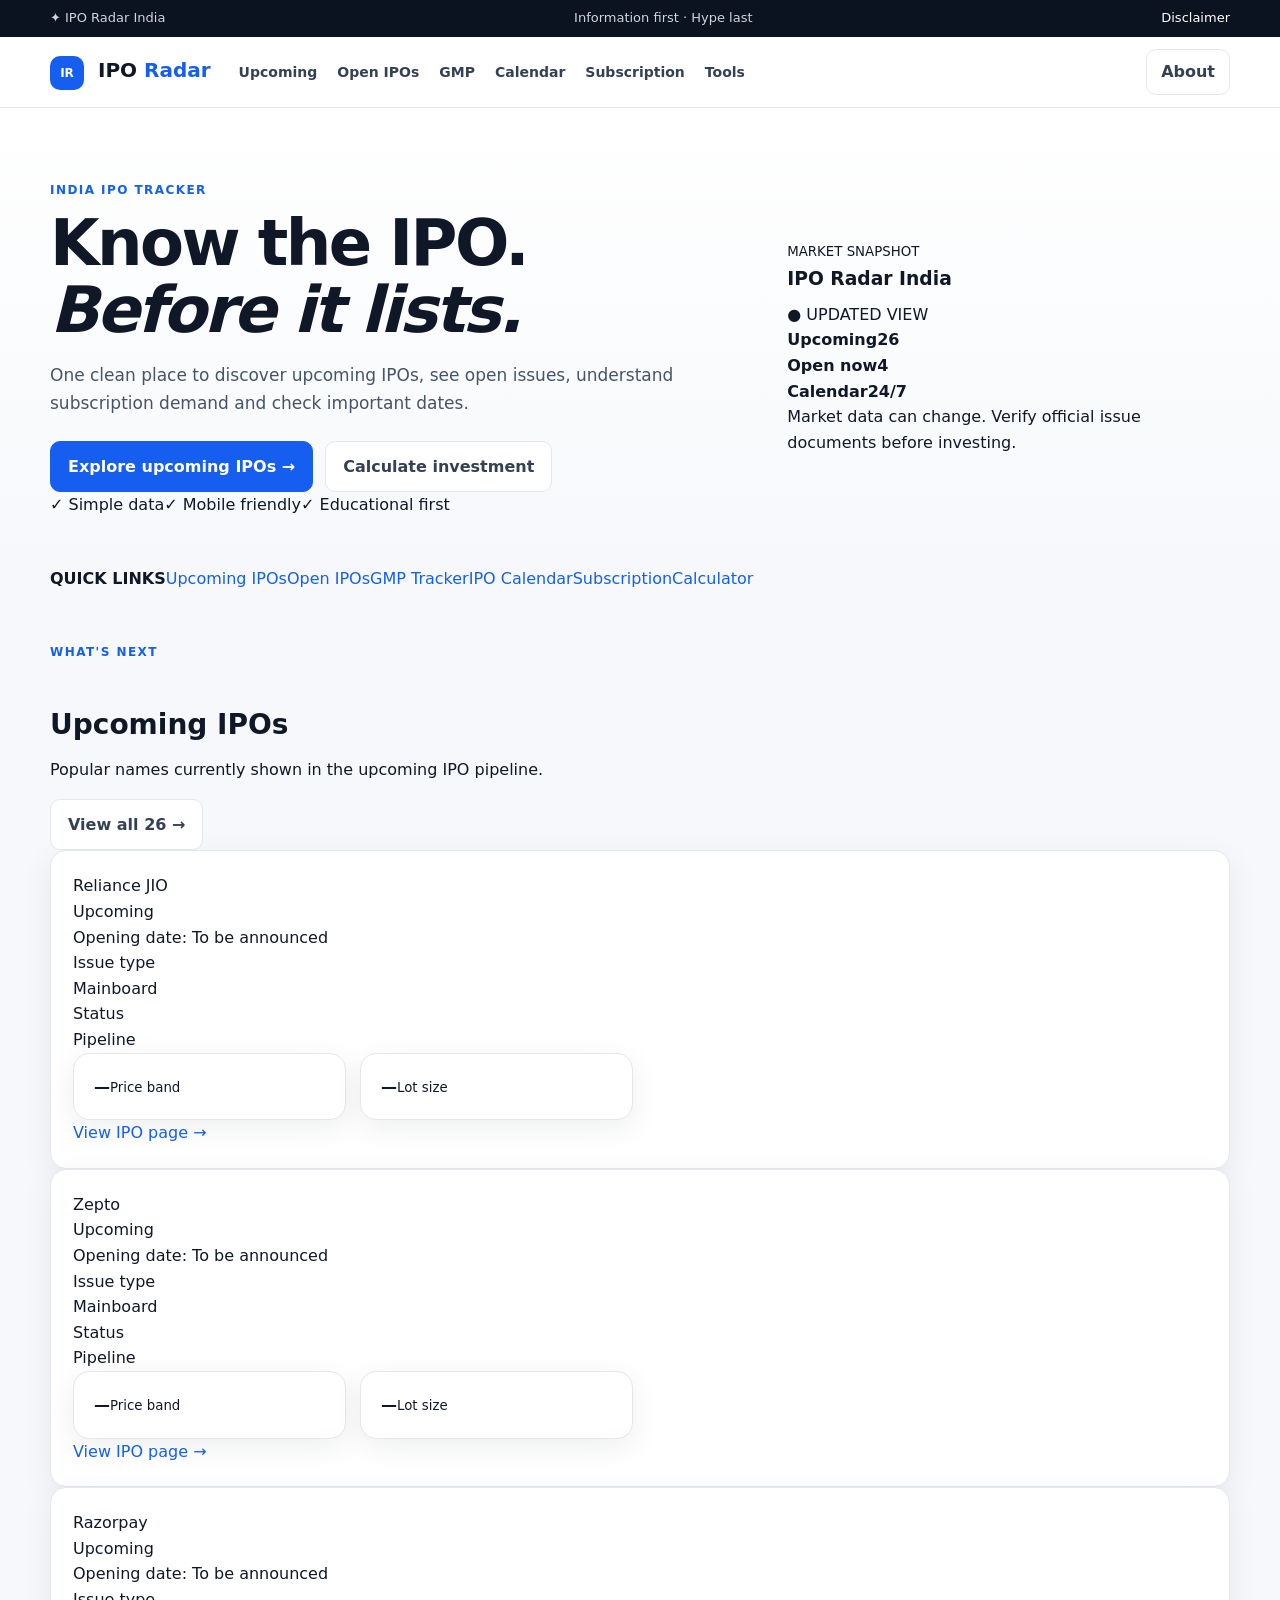
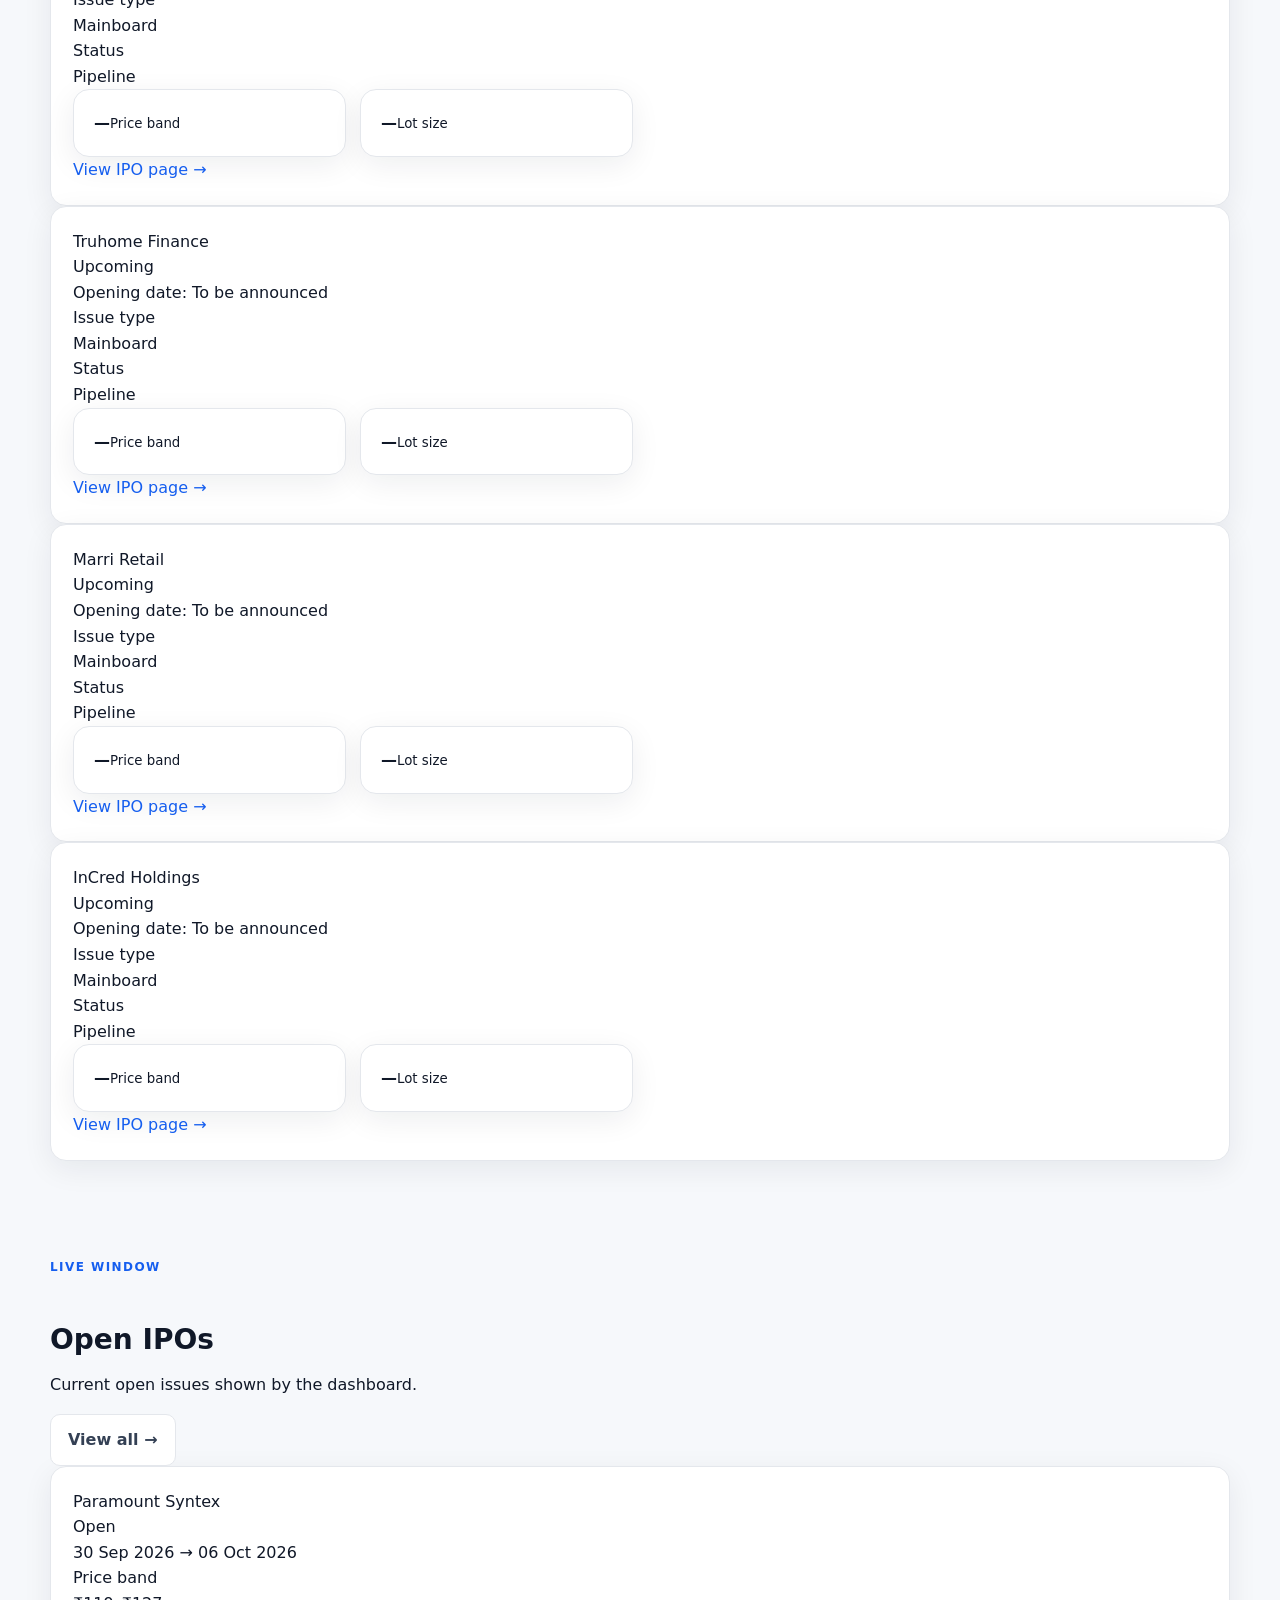
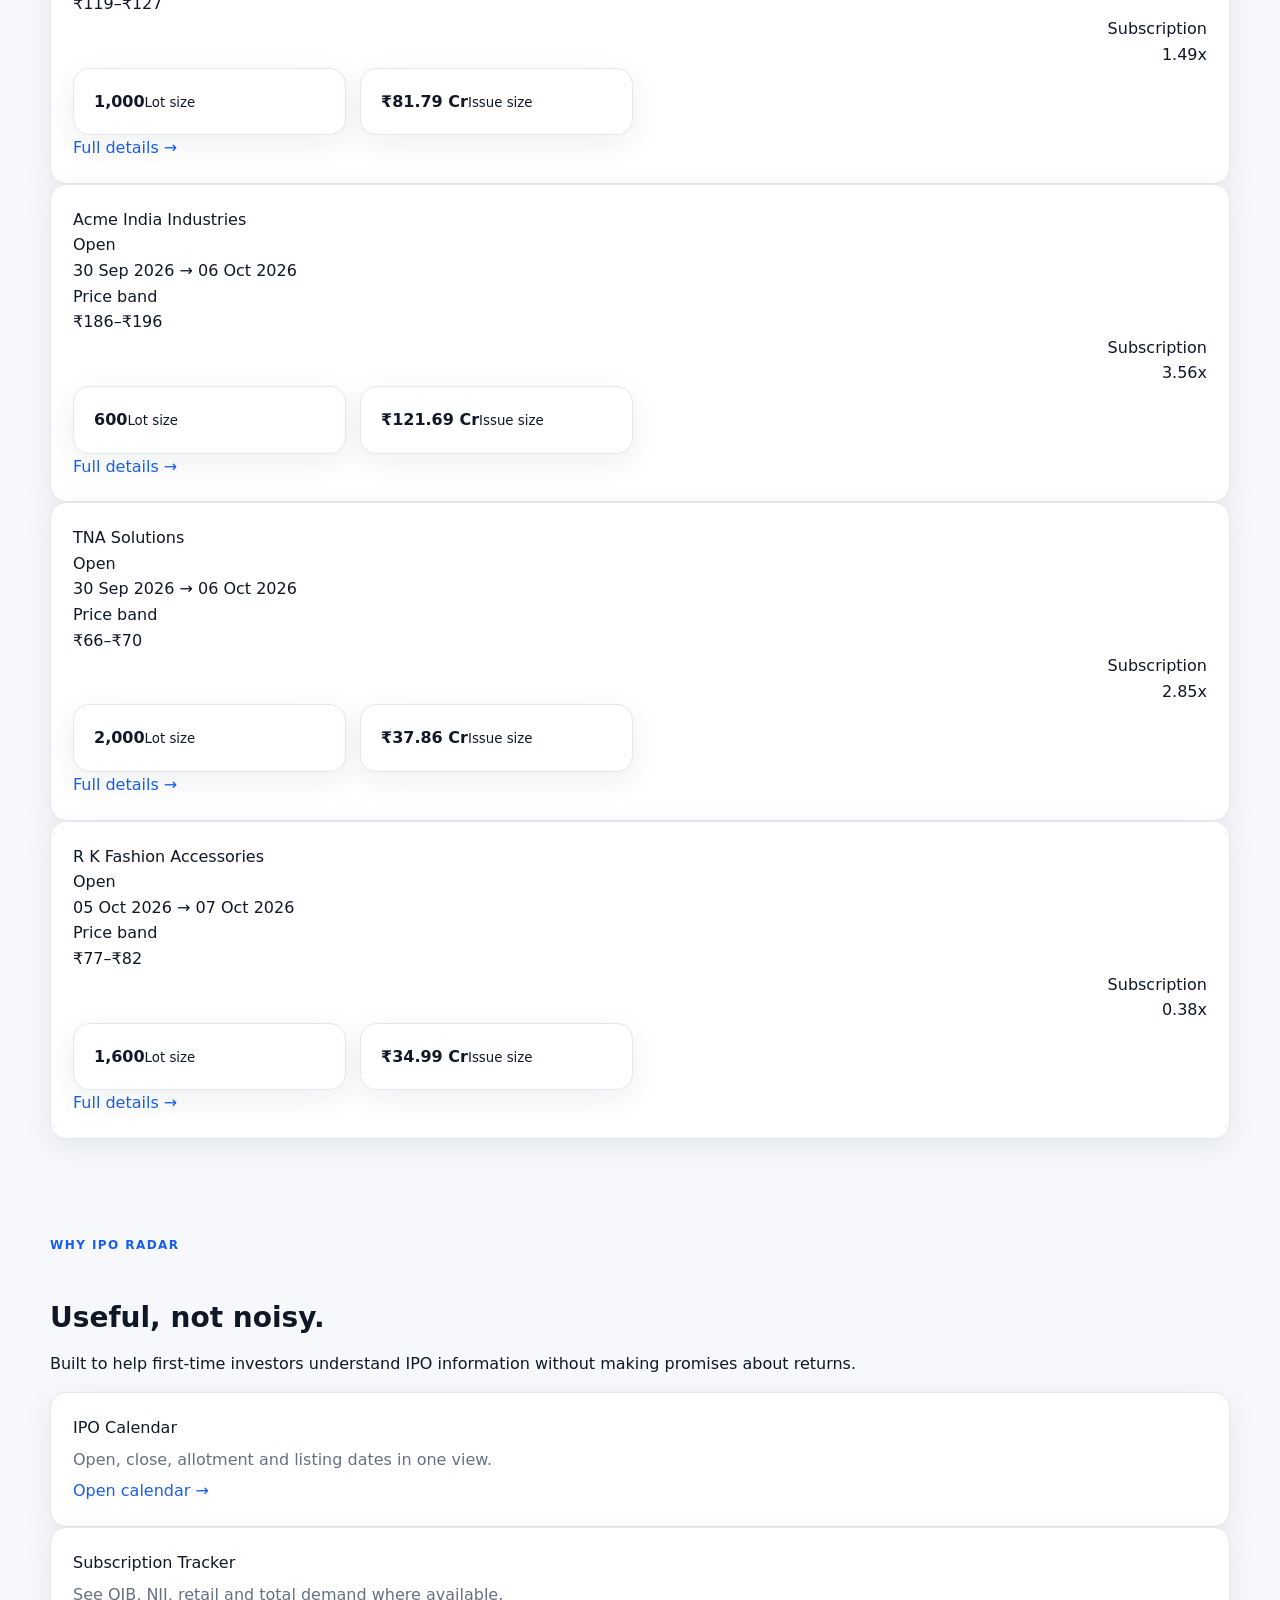
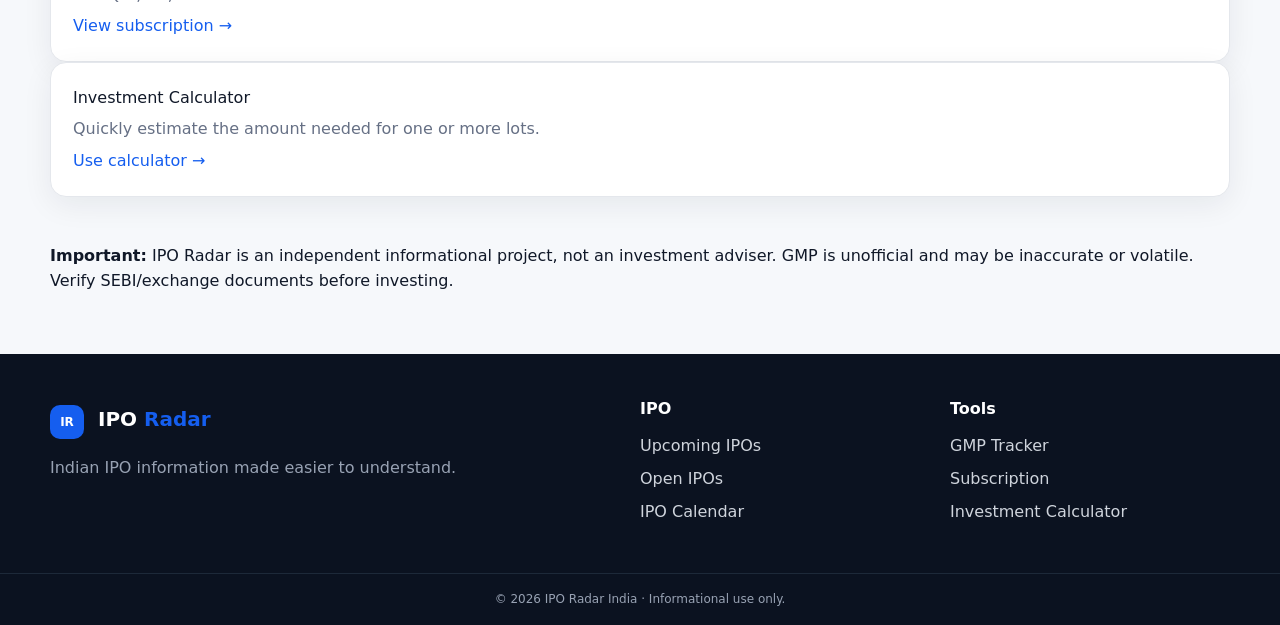
<file: index.html>
<!doctype html><html lang="en"><head>
<meta charset="utf-8"><meta name="viewport" content="width=device-width,initial-scale=1">
<title>IPO Radar India | Upcoming IPOs, GMP, Calendar &amp; Allotment</title><meta name="description" content="Track Indian IPOs with upcoming dates, open issues, GMP, subscription and simple investment tools."><meta name="robots" content="index,follow">
<link rel="canonical" href="https://YOUR-DOMAIN.example/"><link rel="icon" href="assets/favicon.svg">
<meta property="og:title" content="IPO Radar India | Upcoming IPOs, GMP, Calendar &amp; Allotment"><meta property="og:description" content="Track Indian IPOs with upcoming dates, open issues, GMP, subscription and simple investment tools."><meta property="og:type" content="website">
<link rel="stylesheet" href="styles.css"></head><div class="notice"><div class="wrap"><span>✦ IPO Radar India</span><span>Information first · Hype last</span><a href="disclaimer.html">Disclaimer</a></div></div>
<header><div class="wrap nav"><a class="logo" href="index.html"><span>IR</span> IPO <b>Radar</b></a><nav><a href="upcoming-ipos.html">Upcoming</a><a href="open-ipos.html">Open IPOs</a><a href="gmp.html">GMP</a><a href="ipo-calendar.html">Calendar</a><a href="subscription.html">Subscription</a><a href="tools.html">Tools</a></nav><a class="nav-cta" href="about.html">About</a></div></header><main>
<section class="hero"><div class="wrap hero-grid"><div><span class="eyebrow"><span class="dot"></span> INDIA IPO TRACKER</span><h1>Know the IPO.<br><em>Before it lists.</em></h1><p>One clean place to discover upcoming IPOs, see open issues, understand subscription demand and check important dates.</p><div class="actions"><a class="btn primary" href="upcoming-ipos.html">Explore upcoming IPOs →</a><a class="btn secondary" href="tools.html">Calculate investment</a></div><div class="trust"><span>✓ Simple data</span><span>✓ Mobile friendly</span><span>✓ Educational first</span></div></div>
<div class="snapshot"><div class="snapshot-top"><div><small>MARKET SNAPSHOT</small><h3>IPO Radar India</h3></div><span class="live">● UPDATED VIEW</span></div><div class="numbers"><div><b>Upcoming</b><strong>26</strong></div><div><b>Open now</b><strong>4</strong></div><div><b>Calendar</b><strong>24/7</strong></div></div><div class="bars"><i style="height:32%"></i><i style="height:50%"></i><i style="height:42%"></i><i style="height:65%"></i><i style="height:58%"></i><i style="height:82%"></i><i style="height:74%"></i><i style="height:96%"></i></div><div class="snapshot-foot">Market data can change. Verify official issue documents before investing.</div></div></div></section>
<div class="strip"><div class="wrap"><b>QUICK LINKS</b><a href="upcoming-ipos.html">Upcoming IPOs</a><a href="open-ipos.html">Open IPOs</a><a href="gmp.html">GMP Tracker</a><a href="ipo-calendar.html">IPO Calendar</a><a href="subscription.html">Subscription</a><a href="tools.html">Calculator</a></div></div>
<section class="section"><div class="wrap"><div class="head"><div><span class="eyebrow">WHAT'S NEXT</span><h2>Upcoming IPOs</h2><p>Popular names currently shown in the upcoming IPO pipeline.</p></div><a class="btn secondary" href="upcoming-ipos.html">View all 26 →</a></div><div class="grid"><article class="card"><div class="top"><div class="company">Reliance JIO</div><span class="tag">Upcoming</span></div><div class="dates">Opening date: To be announced</div><div class="price-row"><div><span class="label">Issue type</span><div class="price">Mainboard</div></div><div><span class="label">Status</span><div class="gmp">Pipeline</div></div></div><div class="stats"><div class="stat"><b>—</b><small>Price band</small></div><div class="stat"><b>—</b><small>Lot size</small></div></div><a class="link" href="ipo/reliance-jio.html">View IPO page <span>→</span></a></article><article class="card"><div class="top"><div class="company">Zepto</div><span class="tag">Upcoming</span></div><div class="dates">Opening date: To be announced</div><div class="price-row"><div><span class="label">Issue type</span><div class="price">Mainboard</div></div><div><span class="label">Status</span><div class="gmp">Pipeline</div></div></div><div class="stats"><div class="stat"><b>—</b><small>Price band</small></div><div class="stat"><b>—</b><small>Lot size</small></div></div><a class="link" href="ipo/zepto.html">View IPO page <span>→</span></a></article><article class="card"><div class="top"><div class="company">Razorpay</div><span class="tag">Upcoming</span></div><div class="dates">Opening date: To be announced</div><div class="price-row"><div><span class="label">Issue type</span><div class="price">Mainboard</div></div><div><span class="label">Status</span><div class="gmp">Pipeline</div></div></div><div class="stats"><div class="stat"><b>—</b><small>Price band</small></div><div class="stat"><b>—</b><small>Lot size</small></div></div><a class="link" href="ipo/razorpay.html">View IPO page <span>→</span></a></article><article class="card"><div class="top"><div class="company">Truhome Finance</div><span class="tag">Upcoming</span></div><div class="dates">Opening date: To be announced</div><div class="price-row"><div><span class="label">Issue type</span><div class="price">Mainboard</div></div><div><span class="label">Status</span><div class="gmp">Pipeline</div></div></div><div class="stats"><div class="stat"><b>—</b><small>Price band</small></div><div class="stat"><b>—</b><small>Lot size</small></div></div><a class="link" href="ipo/truhome-finance.html">View IPO page <span>→</span></a></article><article class="card"><div class="top"><div class="company">Marri Retail</div><span class="tag">Upcoming</span></div><div class="dates">Opening date: To be announced</div><div class="price-row"><div><span class="label">Issue type</span><div class="price">Mainboard</div></div><div><span class="label">Status</span><div class="gmp">Pipeline</div></div></div><div class="stats"><div class="stat"><b>—</b><small>Price band</small></div><div class="stat"><b>—</b><small>Lot size</small></div></div><a class="link" href="ipo/marri-retail.html">View IPO page <span>→</span></a></article><article class="card"><div class="top"><div class="company">InCred Holdings</div><span class="tag">Upcoming</span></div><div class="dates">Opening date: To be announced</div><div class="price-row"><div><span class="label">Issue type</span><div class="price">Mainboard</div></div><div><span class="label">Status</span><div class="gmp">Pipeline</div></div></div><div class="stats"><div class="stat"><b>—</b><small>Price band</small></div><div class="stat"><b>—</b><small>Lot size</small></div></div><a class="link" href="ipo/incred-holdings.html">View IPO page <span>→</span></a></article></div></div></section>
<section class="section dark"><div class="wrap"><div class="head"><div><span class="eyebrow">LIVE WINDOW</span><h2>Open IPOs</h2><p>Current open issues shown by the dashboard.</p></div><a class="btn secondary" href="open-ipos.html">View all →</a></div><div class="grid"><article class="card"><div class="top"><div class="company">Paramount Syntex</div><span class="tag green">Open</span></div><div class="dates">30 Sep 2026 → 06 Oct 2026</div><div class="price-row"><div><span class="label">Price band</span><div class="price">₹119–₹127</div></div><div style="text-align:right"><span class="label">Subscription</span><div class="gmp">1.49x</div></div></div><div class="stats"><div class="stat"><b>1,000</b><small>Lot size</small></div><div class="stat"><b>₹81.79 Cr</b><small>Issue size</small></div></div><a class="link" href="ipo/paramount-syntex.html">Full details <span>→</span></a></article><article class="card"><div class="top"><div class="company">Acme India Industries</div><span class="tag green">Open</span></div><div class="dates">30 Sep 2026 → 06 Oct 2026</div><div class="price-row"><div><span class="label">Price band</span><div class="price">₹186–₹196</div></div><div style="text-align:right"><span class="label">Subscription</span><div class="gmp">3.56x</div></div></div><div class="stats"><div class="stat"><b>600</b><small>Lot size</small></div><div class="stat"><b>₹121.69 Cr</b><small>Issue size</small></div></div><a class="link" href="ipo/acme-india-industries.html">Full details <span>→</span></a></article><article class="card"><div class="top"><div class="company">TNA Solutions</div><span class="tag green">Open</span></div><div class="dates">30 Sep 2026 → 06 Oct 2026</div><div class="price-row"><div><span class="label">Price band</span><div class="price">₹66–₹70</div></div><div style="text-align:right"><span class="label">Subscription</span><div class="gmp">2.85x</div></div></div><div class="stats"><div class="stat"><b>2,000</b><small>Lot size</small></div><div class="stat"><b>₹37.86 Cr</b><small>Issue size</small></div></div><a class="link" href="ipo/tna-solutions.html">Full details <span>→</span></a></article><article class="card"><div class="top"><div class="company">R K Fashion Accessories</div><span class="tag green">Open</span></div><div class="dates">05 Oct 2026 → 07 Oct 2026</div><div class="price-row"><div><span class="label">Price band</span><div class="price">₹77–₹82</div></div><div style="text-align:right"><span class="label">Subscription</span><div class="gmp">0.38x</div></div></div><div class="stats"><div class="stat"><b>1,600</b><small>Lot size</small></div><div class="stat"><b>₹34.99 Cr</b><small>Issue size</small></div></div><a class="link" href="ipo/r-k-fashion-accessories.html">Full details <span>→</span></a></article></div></div></section>
<section class="section"><div class="wrap"><div class="head"><div><span class="eyebrow">WHY IPO RADAR</span><h2>Useful, not noisy.</h2><p>Built to help first-time investors understand IPO information without making promises about returns.</p></div></div><div class="grid"><div class="card"><div class="company">IPO Calendar</div><p class="dates">Open, close, allotment and listing dates in one view.</p><a class="link" href="ipo-calendar.html">Open calendar →</a></div><div class="card"><div class="company">Subscription Tracker</div><p class="dates">See QIB, NII, retail and total demand where available.</p><a class="link" href="subscription.html">View subscription →</a></div><div class="card"><div class="company">Investment Calculator</div><p class="dates">Quickly estimate the amount needed for one or more lots.</p><a class="link" href="tools.html">Use calculator →</a></div></div></div></section>
<section class="disclaimer"><div class="wrap"><strong>Important:</strong> IPO Radar is an independent informational project, not an investment adviser. GMP is unofficial and may be inaccurate or volatile. Verify SEBI/exchange documents before investing.</div></section>
</main><footer><div class="wrap foot"><div><a class="logo" href="index.html"><span>IR</span> IPO <b>Radar</b></a><p>Indian IPO information made easier to understand.</p></div><div><strong>IPO</strong><a href="upcoming-ipos.html">Upcoming IPOs</a><a href="open-ipos.html">Open IPOs</a><a href="ipo-calendar.html">IPO Calendar</a></div><div><strong>Tools</strong><a href="gmp.html">GMP Tracker</a><a href="subscription.html">Subscription</a><a href="tools.html">Investment Calculator</a></div></div><div class="copy">© 2026 IPO Radar India · Informational use only.</div></footer>
</file>
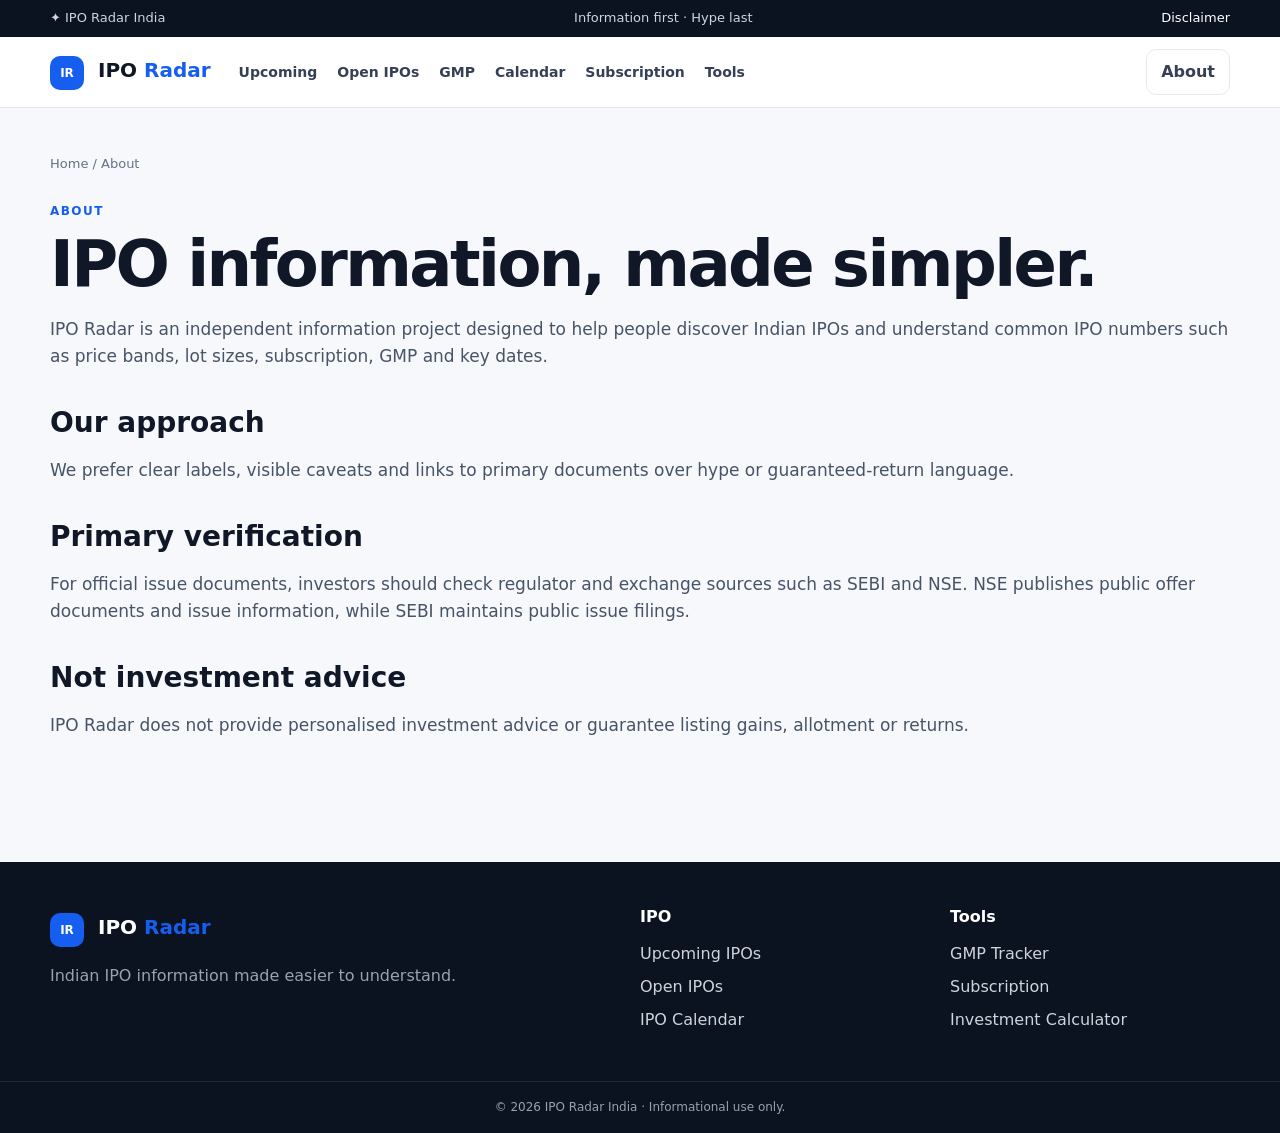
<file: about.html>
<!doctype html><html lang="en"><head>
<meta charset="utf-8"><meta name="viewport" content="width=device-width,initial-scale=1">
<title>About IPO Radar India | IPO Information Website</title><meta name="description" content="About IPO Radar India and its goal of making IPO information easier to understand."><meta name="robots" content="index,follow">
<link rel="canonical" href="https://YOUR-DOMAIN.example/"><link rel="icon" href="assets/favicon.svg">
<meta property="og:title" content="About IPO Radar India | IPO Information Website"><meta property="og:description" content="About IPO Radar India and its goal of making IPO information easier to understand."><meta property="og:type" content="website">
<link rel="stylesheet" href="styles.css"></head><div class="notice"><div class="wrap"><span>✦ IPO Radar India</span><span>Information first · Hype last</span><a href="disclaimer.html">Disclaimer</a></div></div>
<header><div class="wrap nav"><a class="logo" href="index.html"><span>IR</span> IPO <b>Radar</b></a><nav><a href="upcoming-ipos.html">Upcoming</a><a href="open-ipos.html">Open IPOs</a><a href="gmp.html">GMP</a><a href="ipo-calendar.html">Calendar</a><a href="subscription.html">Subscription</a><a href="tools.html">Tools</a></nav><a class="nav-cta" href="about.html">About</a></div></header><main><section class="content"><div class="wrap"><div class="crumb">Home / About</div><span class="eyebrow">ABOUT</span><h1>IPO information, made simpler.</h1><p>IPO Radar is an independent information project designed to help people discover Indian IPOs and understand common IPO numbers such as price bands, lot sizes, subscription, GMP and key dates.</p><h2>Our approach</h2><p>We prefer clear labels, visible caveats and links to primary documents over hype or guaranteed-return language.</p><h2>Primary verification</h2><p>For official issue documents, investors should check regulator and exchange sources such as SEBI and NSE. NSE publishes public offer documents and issue information, while SEBI maintains public issue filings.</p><h2>Not investment advice</h2><p>IPO Radar does not provide personalised investment advice or guarantee listing gains, allotment or returns.</p></div></section></main><footer><div class="wrap foot"><div><a class="logo" href="index.html"><span>IR</span> IPO <b>Radar</b></a><p>Indian IPO information made easier to understand.</p></div><div><strong>IPO</strong><a href="upcoming-ipos.html">Upcoming IPOs</a><a href="open-ipos.html">Open IPOs</a><a href="ipo-calendar.html">IPO Calendar</a></div><div><strong>Tools</strong><a href="gmp.html">GMP Tracker</a><a href="subscription.html">Subscription</a><a href="tools.html">Investment Calculator</a></div></div><div class="copy">© 2026 IPO Radar India · Informational use only.</div></footer>
</file>
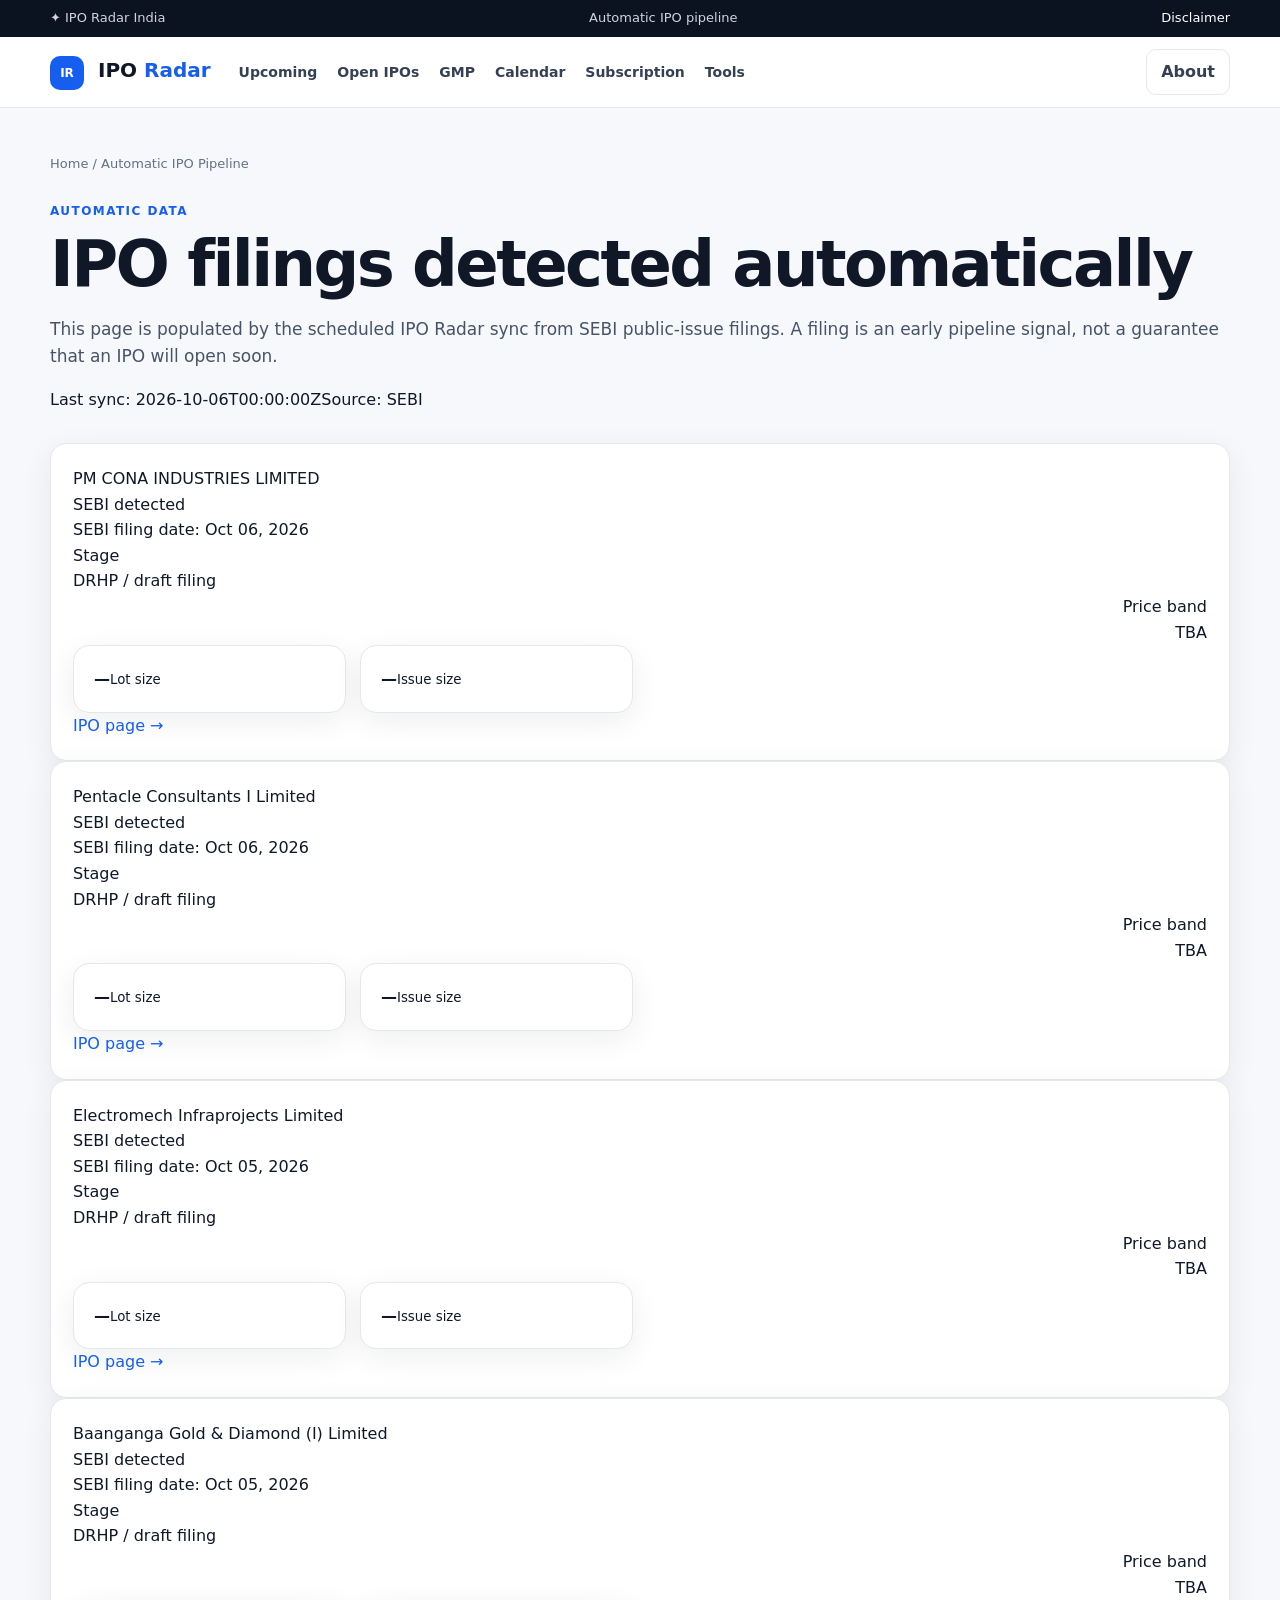
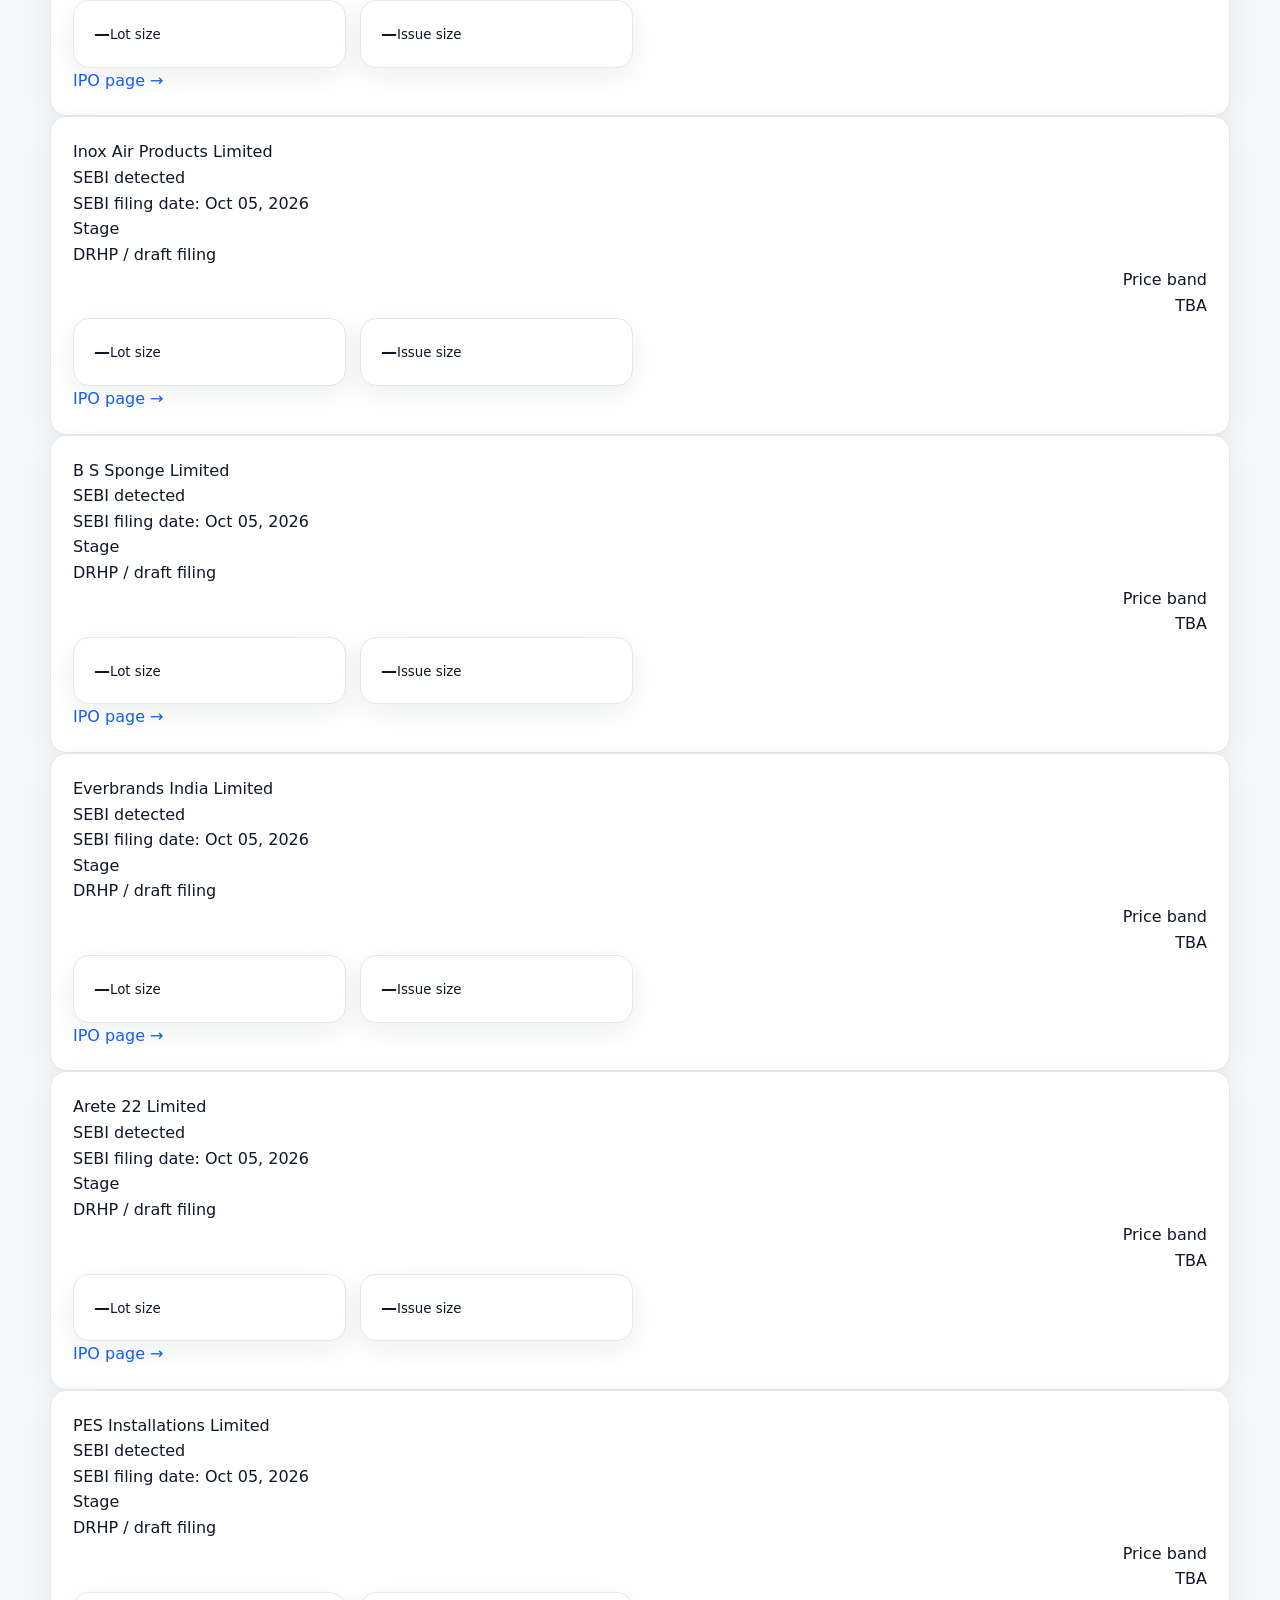
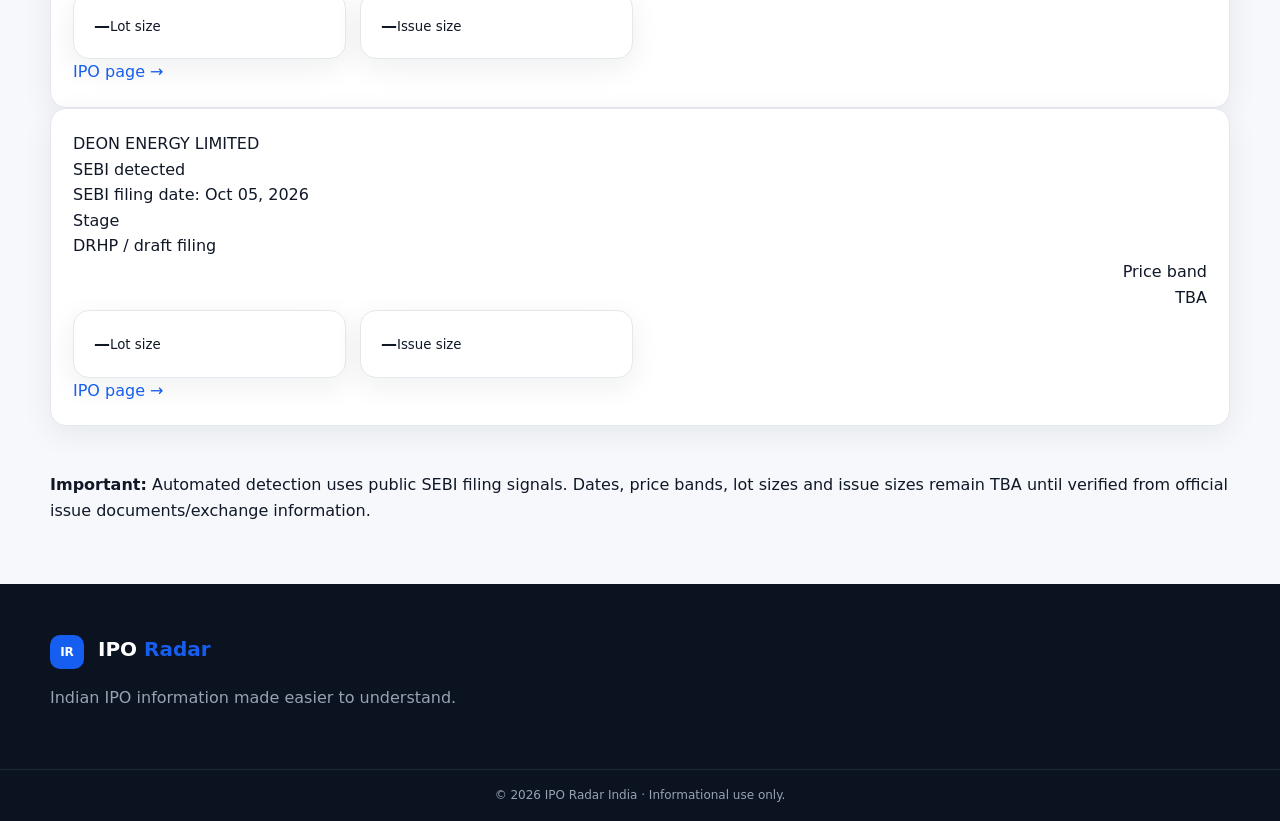
<file: auto-ipo-pipeline.html>
<!doctype html><html lang="en"><head><meta charset="utf-8"><meta name="viewport" content="width=device-width,initial-scale=1"><title>Automatically Detected IPO Filings | IPO Radar</title><meta name="description" content="IPO Radar automatic pipeline based on SEBI public-issue filing detections."><meta name="robots" content="index,follow"><link rel="canonical" href="https://YOUR-DOMAIN.example/auto-ipo-pipeline.html"><link rel="stylesheet" href="styles.css"></head><body><div class="notice"><div class="wrap"><span>✦ IPO Radar India</span><span>Automatic IPO pipeline</span><a href="disclaimer.html">Disclaimer</a></div></div><header><div class="wrap nav"><a class="logo" href="index.html"><span>IR</span> IPO <b>Radar</b></a><nav><a href="upcoming-ipos.html">Upcoming</a><a href="open-ipos.html">Open IPOs</a><a href="gmp.html">GMP</a><a href="ipo-calendar.html">Calendar</a><a href="subscription.html">Subscription</a><a href="tools.html">Tools</a></nav><a class="nav-cta" href="about.html">About</a></div></header><main><section class="content"><div class="wrap"><div class="crumb">Home / Automatic IPO Pipeline</div><span class="eyebrow">AUTOMATIC DATA</span><h1>IPO filings detected automatically</h1><p>This page is populated by the scheduled IPO Radar sync from SEBI public-issue filings. A filing is an early pipeline signal, not a guarantee that an IPO will open soon.</p><div class="meta"><span class="pill">Last sync: 2026-10-06T00:00:00Z</span><span class="pill">Source: SEBI</span></div><div class="grid" style="margin-top:30px"><article class="card"><div class="top"><div class="company">PM CONA INDUSTRIES LIMITED</div><span class="tag">SEBI detected</span></div><div class="dates">SEBI filing date: Oct 06, 2026</div><div class="price-row"><div><span class="label">Stage</span><div class="price">DRHP / draft filing</div></div><div style="text-align:right"><span class="label">Price band</span><div class="gmp">TBA</div></div></div><div class="stats"><div class="stat"><b>—</b><small>Lot size</small></div><div class="stat"><b>—</b><small>Issue size</small></div></div><a class="link" href="ipo/pm-cona-industries.html">IPO page <span>→</span></a></article><article class="card"><div class="top"><div class="company">Pentacle Consultants I Limited</div><span class="tag">SEBI detected</span></div><div class="dates">SEBI filing date: Oct 06, 2026</div><div class="price-row"><div><span class="label">Stage</span><div class="price">DRHP / draft filing</div></div><div style="text-align:right"><span class="label">Price band</span><div class="gmp">TBA</div></div></div><div class="stats"><div class="stat"><b>—</b><small>Lot size</small></div><div class="stat"><b>—</b><small>Issue size</small></div></div><a class="link" href="ipo/pentacle-consultants-i.html">IPO page <span>→</span></a></article><article class="card"><div class="top"><div class="company">Electromech Infraprojects Limited</div><span class="tag">SEBI detected</span></div><div class="dates">SEBI filing date: Oct 05, 2026</div><div class="price-row"><div><span class="label">Stage</span><div class="price">DRHP / draft filing</div></div><div style="text-align:right"><span class="label">Price band</span><div class="gmp">TBA</div></div></div><div class="stats"><div class="stat"><b>—</b><small>Lot size</small></div><div class="stat"><b>—</b><small>Issue size</small></div></div><a class="link" href="ipo/electromech-infraprojects.html">IPO page <span>→</span></a></article><article class="card"><div class="top"><div class="company">Baanganga Gold &amp; Diamond (I) Limited</div><span class="tag">SEBI detected</span></div><div class="dates">SEBI filing date: Oct 05, 2026</div><div class="price-row"><div><span class="label">Stage</span><div class="price">DRHP / draft filing</div></div><div style="text-align:right"><span class="label">Price band</span><div class="gmp">TBA</div></div></div><div class="stats"><div class="stat"><b>—</b><small>Lot size</small></div><div class="stat"><b>—</b><small>Issue size</small></div></div><a class="link" href="ipo/baanganga-gold-diamond.html">IPO page <span>→</span></a></article><article class="card"><div class="top"><div class="company">Inox Air Products Limited</div><span class="tag">SEBI detected</span></div><div class="dates">SEBI filing date: Oct 05, 2026</div><div class="price-row"><div><span class="label">Stage</span><div class="price">DRHP / draft filing</div></div><div style="text-align:right"><span class="label">Price band</span><div class="gmp">TBA</div></div></div><div class="stats"><div class="stat"><b>—</b><small>Lot size</small></div><div class="stat"><b>—</b><small>Issue size</small></div></div><a class="link" href="ipo/inox-air-products.html">IPO page <span>→</span></a></article><article class="card"><div class="top"><div class="company">B S Sponge Limited</div><span class="tag">SEBI detected</span></div><div class="dates">SEBI filing date: Oct 05, 2026</div><div class="price-row"><div><span class="label">Stage</span><div class="price">DRHP / draft filing</div></div><div style="text-align:right"><span class="label">Price band</span><div class="gmp">TBA</div></div></div><div class="stats"><div class="stat"><b>—</b><small>Lot size</small></div><div class="stat"><b>—</b><small>Issue size</small></div></div><a class="link" href="ipo/b-s-sponge.html">IPO page <span>→</span></a></article><article class="card"><div class="top"><div class="company">Everbrands India Limited</div><span class="tag">SEBI detected</span></div><div class="dates">SEBI filing date: Oct 05, 2026</div><div class="price-row"><div><span class="label">Stage</span><div class="price">DRHP / draft filing</div></div><div style="text-align:right"><span class="label">Price band</span><div class="gmp">TBA</div></div></div><div class="stats"><div class="stat"><b>—</b><small>Lot size</small></div><div class="stat"><b>—</b><small>Issue size</small></div></div><a class="link" href="ipo/everbrands-india.html">IPO page <span>→</span></a></article><article class="card"><div class="top"><div class="company">Arete 22 Limited</div><span class="tag">SEBI detected</span></div><div class="dates">SEBI filing date: Oct 05, 2026</div><div class="price-row"><div><span class="label">Stage</span><div class="price">DRHP / draft filing</div></div><div style="text-align:right"><span class="label">Price band</span><div class="gmp">TBA</div></div></div><div class="stats"><div class="stat"><b>—</b><small>Lot size</small></div><div class="stat"><b>—</b><small>Issue size</small></div></div><a class="link" href="ipo/arete-22.html">IPO page <span>→</span></a></article><article class="card"><div class="top"><div class="company">PES Installations Limited</div><span class="tag">SEBI detected</span></div><div class="dates">SEBI filing date: Oct 05, 2026</div><div class="price-row"><div><span class="label">Stage</span><div class="price">DRHP / draft filing</div></div><div style="text-align:right"><span class="label">Price band</span><div class="gmp">TBA</div></div></div><div class="stats"><div class="stat"><b>—</b><small>Lot size</small></div><div class="stat"><b>—</b><small>Issue size</small></div></div><a class="link" href="ipo/pes-installations.html">IPO page <span>→</span></a></article><article class="card"><div class="top"><div class="company">DEON ENERGY LIMITED</div><span class="tag">SEBI detected</span></div><div class="dates">SEBI filing date: Oct 05, 2026</div><div class="price-row"><div><span class="label">Stage</span><div class="price">DRHP / draft filing</div></div><div style="text-align:right"><span class="label">Price band</span><div class="gmp">TBA</div></div></div><div class="stats"><div class="stat"><b>—</b><small>Lot size</small></div><div class="stat"><b>—</b><small>Issue size</small></div></div><a class="link" href="ipo/deon-energy.html">IPO page <span>→</span></a></article></div></div></section><section class="disclaimer"><div class="wrap"><strong>Important:</strong> Automated detection uses public SEBI filing signals. Dates, price bands, lot sizes and issue sizes remain TBA until verified from official issue documents/exchange information.</div></section></main><footer><div class="wrap foot"><div><a class="logo" href="index.html"><span>IR</span> IPO <b>Radar</b></a><p>Indian IPO information made easier to understand.</p></div></div><div class="copy">© 2026 IPO Radar India · Informational use only.</div></footer></body></html>
</file>
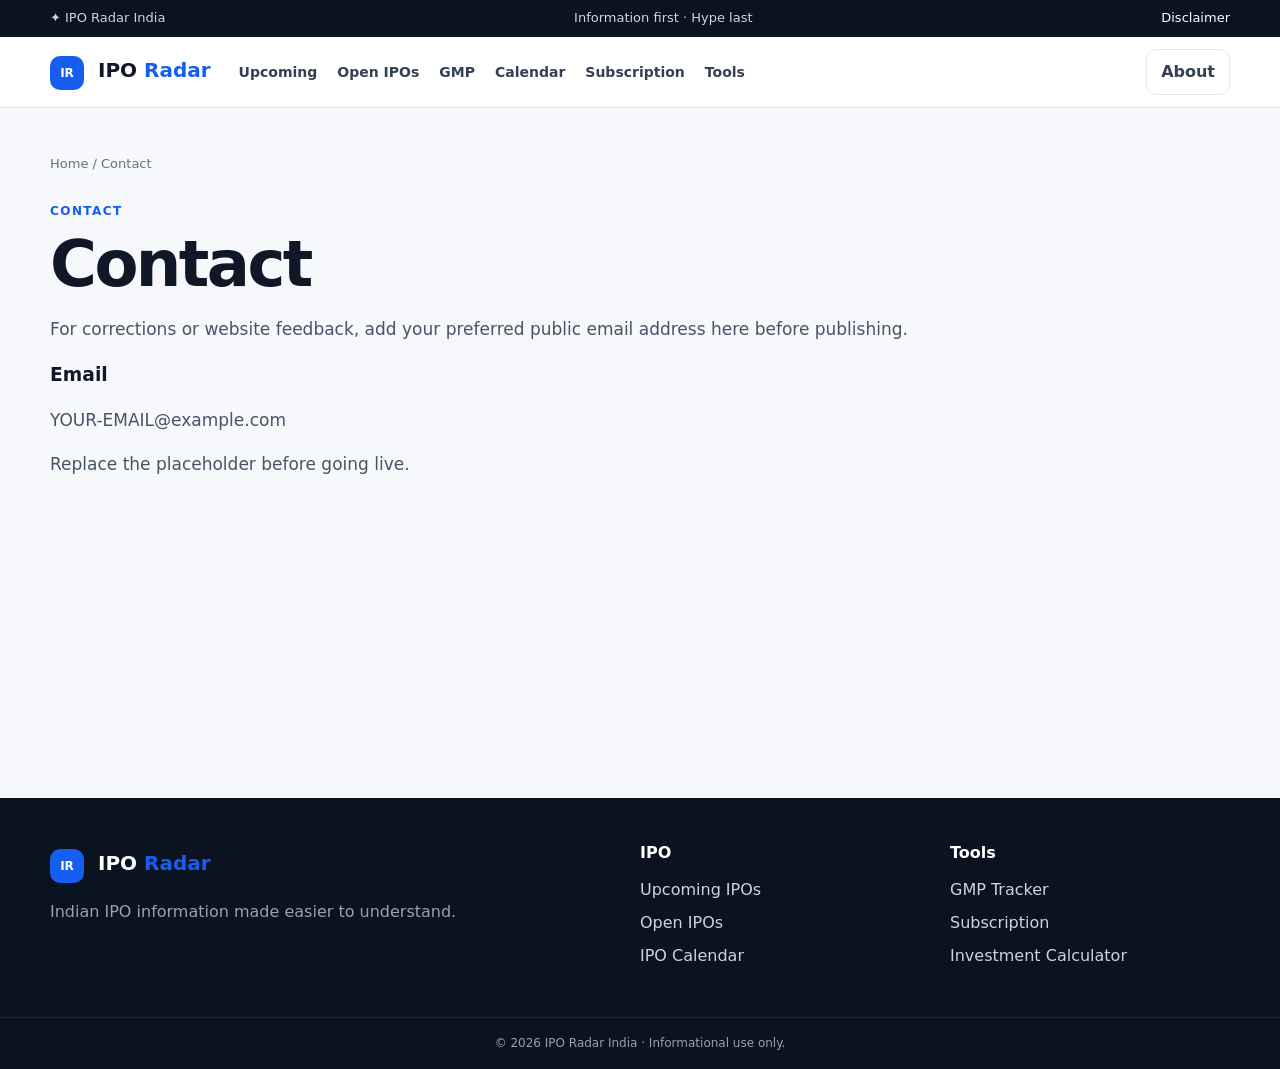
<file: contact.html>
<!doctype html><html lang="en"><head>
<meta charset="utf-8"><meta name="viewport" content="width=device-width,initial-scale=1">
<title>Contact IPO Radar India</title><meta name="description" content="Contact page for IPO Radar India."><meta name="robots" content="index,follow">
<link rel="canonical" href="https://YOUR-DOMAIN.example/"><link rel="icon" href="assets/favicon.svg">
<meta property="og:title" content="Contact IPO Radar India"><meta property="og:description" content="Contact page for IPO Radar India."><meta property="og:type" content="website">
<link rel="stylesheet" href="styles.css"></head><div class="notice"><div class="wrap"><span>✦ IPO Radar India</span><span>Information first · Hype last</span><a href="disclaimer.html">Disclaimer</a></div></div>
<header><div class="wrap nav"><a class="logo" href="index.html"><span>IR</span> IPO <b>Radar</b></a><nav><a href="upcoming-ipos.html">Upcoming</a><a href="open-ipos.html">Open IPOs</a><a href="gmp.html">GMP</a><a href="ipo-calendar.html">Calendar</a><a href="subscription.html">Subscription</a><a href="tools.html">Tools</a></nav><a class="nav-cta" href="about.html">About</a></div></header><main><section class="content"><div class="wrap"><div class="crumb">Home / Contact</div><span class="eyebrow">CONTACT</span><h1>Contact</h1><p>For corrections or website feedback, add your preferred public email address here before publishing.</p><div class="detail-box"><h3>Email</h3><p>YOUR-EMAIL@example.com</p><p class="source">Replace the placeholder before going live.</p></div></div></section></main><footer><div class="wrap foot"><div><a class="logo" href="index.html"><span>IR</span> IPO <b>Radar</b></a><p>Indian IPO information made easier to understand.</p></div><div><strong>IPO</strong><a href="upcoming-ipos.html">Upcoming IPOs</a><a href="open-ipos.html">Open IPOs</a><a href="ipo-calendar.html">IPO Calendar</a></div><div><strong>Tools</strong><a href="gmp.html">GMP Tracker</a><a href="subscription.html">Subscription</a><a href="tools.html">Investment Calculator</a></div></div><div class="copy">© 2026 IPO Radar India · Informational use only.</div></footer>
</file>
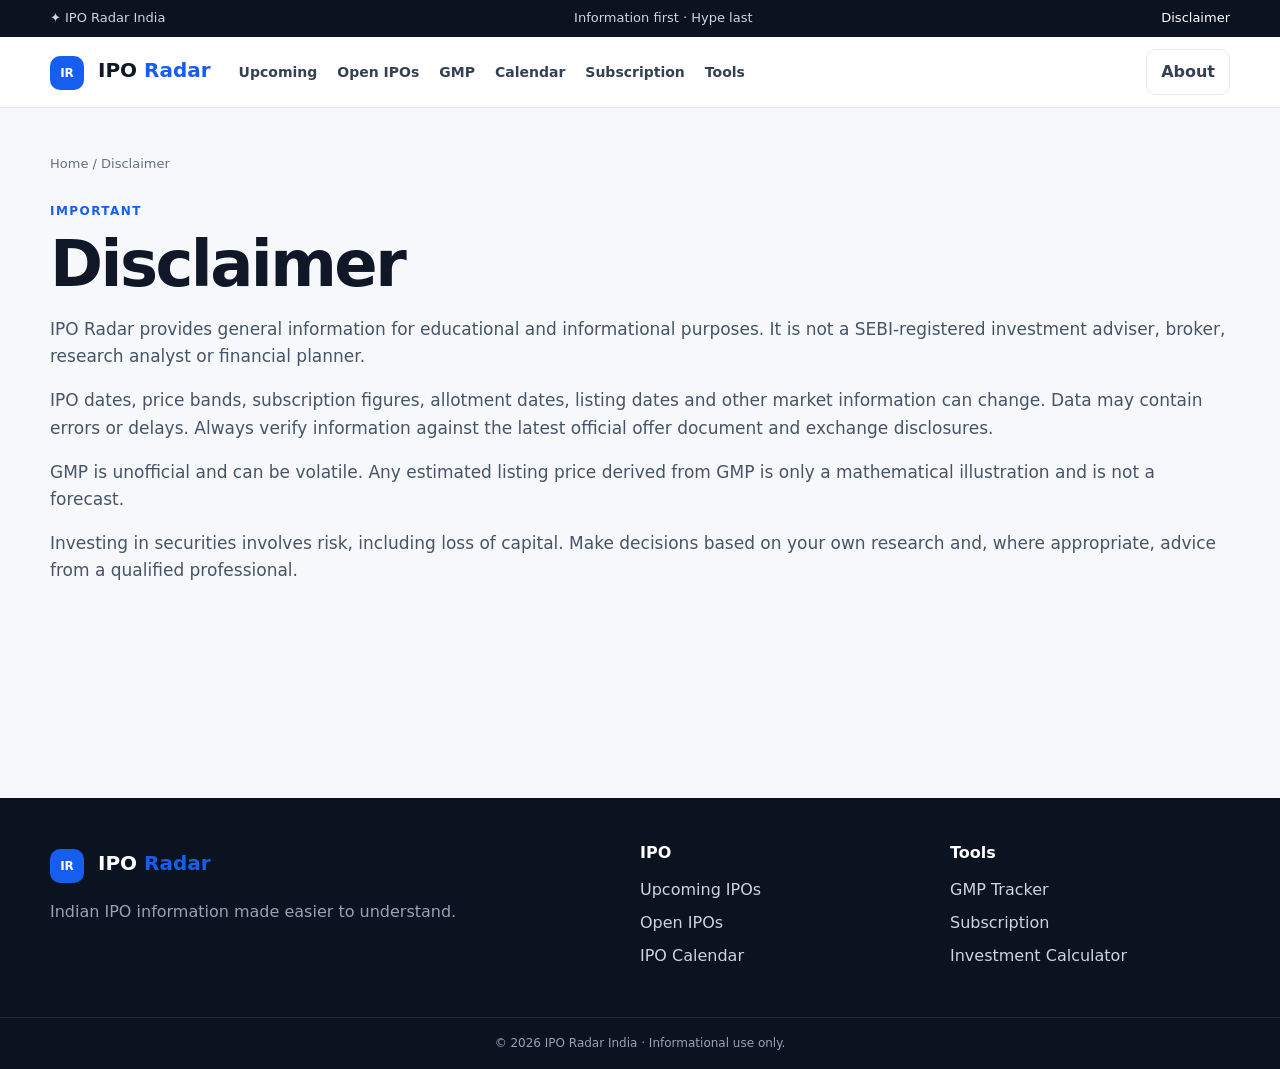
<file: disclaimer.html>
<!doctype html><html lang="en"><head>
<meta charset="utf-8"><meta name="viewport" content="width=device-width,initial-scale=1">
<title>IPO Radar Disclaimer | Important Investment Information</title><meta name="description" content="Important disclaimer for IPO Radar India users."><meta name="robots" content="index,follow">
<link rel="canonical" href="https://YOUR-DOMAIN.example/"><link rel="icon" href="assets/favicon.svg">
<meta property="og:title" content="IPO Radar Disclaimer | Important Investment Information"><meta property="og:description" content="Important disclaimer for IPO Radar India users."><meta property="og:type" content="website">
<link rel="stylesheet" href="styles.css"></head><div class="notice"><div class="wrap"><span>✦ IPO Radar India</span><span>Information first · Hype last</span><a href="disclaimer.html">Disclaimer</a></div></div>
<header><div class="wrap nav"><a class="logo" href="index.html"><span>IR</span> IPO <b>Radar</b></a><nav><a href="upcoming-ipos.html">Upcoming</a><a href="open-ipos.html">Open IPOs</a><a href="gmp.html">GMP</a><a href="ipo-calendar.html">Calendar</a><a href="subscription.html">Subscription</a><a href="tools.html">Tools</a></nav><a class="nav-cta" href="about.html">About</a></div></header><main><section class="content"><div class="wrap"><div class="crumb">Home / Disclaimer</div><span class="eyebrow">IMPORTANT</span><h1>Disclaimer</h1><p>IPO Radar provides general information for educational and informational purposes. It is not a SEBI-registered investment adviser, broker, research analyst or financial planner.</p><p>IPO dates, price bands, subscription figures, allotment dates, listing dates and other market information can change. Data may contain errors or delays. Always verify information against the latest official offer document and exchange disclosures.</p><p>GMP is unofficial and can be volatile. Any estimated listing price derived from GMP is only a mathematical illustration and is not a forecast.</p><p>Investing in securities involves risk, including loss of capital. Make decisions based on your own research and, where appropriate, advice from a qualified professional.</p></div></section></main><footer><div class="wrap foot"><div><a class="logo" href="index.html"><span>IR</span> IPO <b>Radar</b></a><p>Indian IPO information made easier to understand.</p></div><div><strong>IPO</strong><a href="upcoming-ipos.html">Upcoming IPOs</a><a href="open-ipos.html">Open IPOs</a><a href="ipo-calendar.html">IPO Calendar</a></div><div><strong>Tools</strong><a href="gmp.html">GMP Tracker</a><a href="subscription.html">Subscription</a><a href="tools.html">Investment Calculator</a></div></div><div class="copy">© 2026 IPO Radar India · Informational use only.</div></footer>
</file>
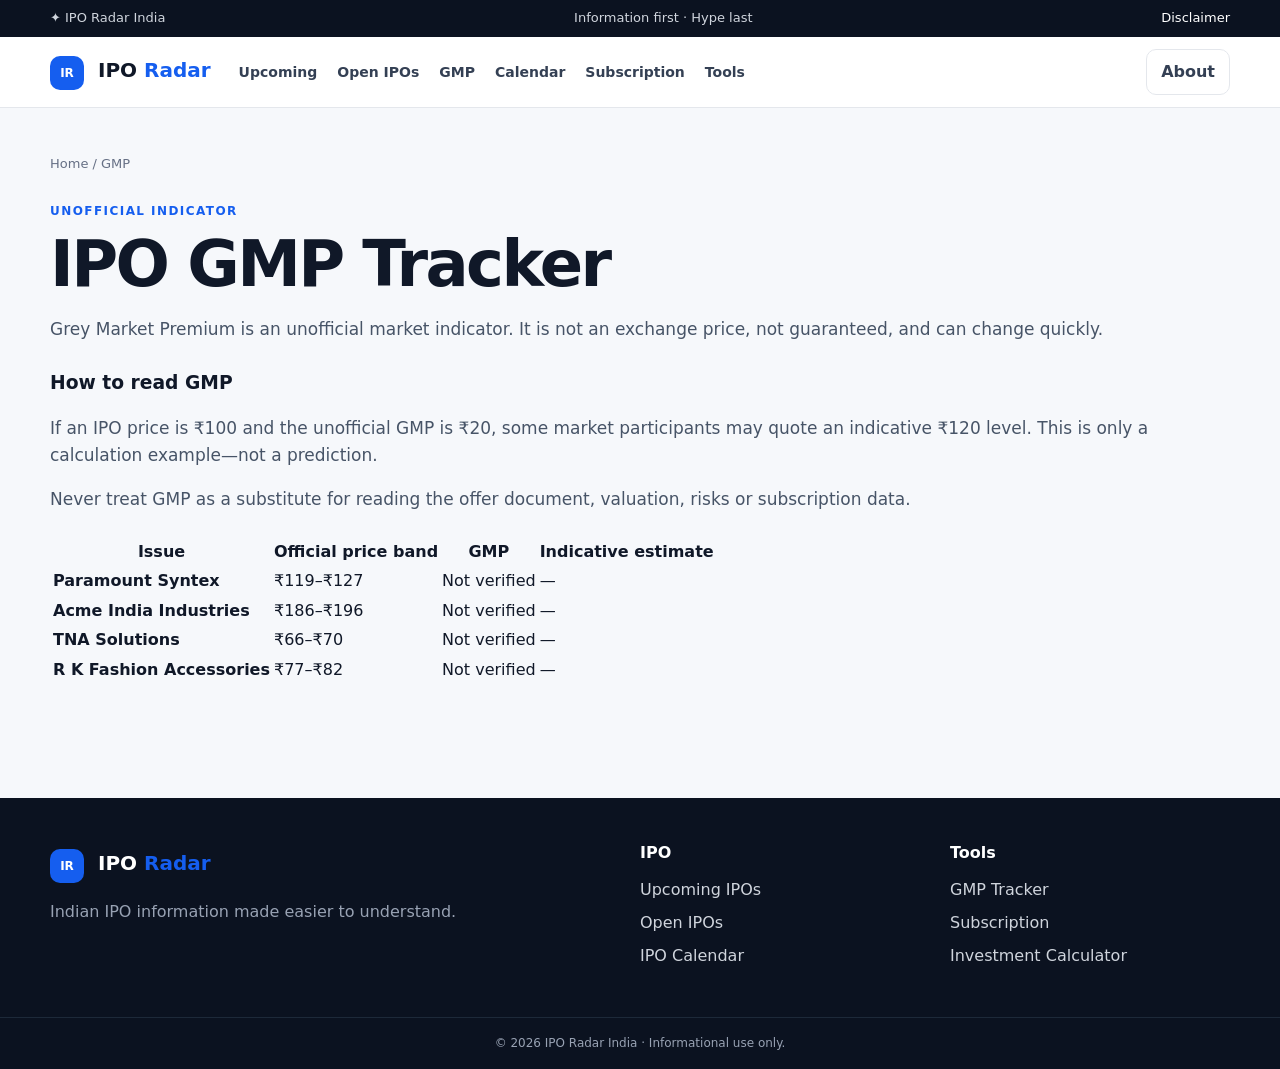
<file: gmp.html>
<!doctype html><html lang="en"><head>
<meta charset="utf-8"><meta name="viewport" content="width=device-width,initial-scale=1">
<title>IPO GMP Today | Grey Market Premium Tracker | IPO Radar</title><meta name="description" content="Track indicative IPO GMP information and understand how GMP differs from the official issue price."><meta name="robots" content="index,follow">
<link rel="canonical" href="https://YOUR-DOMAIN.example/"><link rel="icon" href="assets/favicon.svg">
<meta property="og:title" content="IPO GMP Today | Grey Market Premium Tracker | IPO Radar"><meta property="og:description" content="Track indicative IPO GMP information and understand how GMP differs from the official issue price."><meta property="og:type" content="website">
<link rel="stylesheet" href="styles.css"></head><div class="notice"><div class="wrap"><span>✦ IPO Radar India</span><span>Information first · Hype last</span><a href="disclaimer.html">Disclaimer</a></div></div>
<header><div class="wrap nav"><a class="logo" href="index.html"><span>IR</span> IPO <b>Radar</b></a><nav><a href="upcoming-ipos.html">Upcoming</a><a href="open-ipos.html">Open IPOs</a><a href="gmp.html">GMP</a><a href="ipo-calendar.html">Calendar</a><a href="subscription.html">Subscription</a><a href="tools.html">Tools</a></nav><a class="nav-cta" href="about.html">About</a></div></header><main><section class="content"><div class="wrap"><div class="crumb">Home / GMP</div><span class="eyebrow">UNOFFICIAL INDICATOR</span><h1>IPO GMP Tracker</h1><p>Grey Market Premium is an unofficial market indicator. It is not an exchange price, not guaranteed, and can change quickly.</p><div class="detail-box" style="margin-top:25px"><h3>How to read GMP</h3><p>If an IPO price is ₹100 and the unofficial GMP is ₹20, some market participants may quote an indicative ₹120 level. This is only a calculation example—not a prediction.</p><p>Never treat GMP as a substitute for reading the offer document, valuation, risks or subscription data.</p></div><div class="table" style="margin-top:22px"><table><thead><tr><th>Issue</th><th>Official price band</th><th>GMP</th><th>Indicative estimate</th></tr></thead><tbody><tr><td><strong>Paramount Syntex</strong></td><td>₹119–₹127</td><td>Not verified</td><td>—</td></tr><tr><td><strong>Acme India Industries</strong></td><td>₹186–₹196</td><td>Not verified</td><td>—</td></tr><tr><td><strong>TNA Solutions</strong></td><td>₹66–₹70</td><td>Not verified</td><td>—</td></tr><tr><td><strong>R K Fashion Accessories</strong></td><td>₹77–₹82</td><td>Not verified</td><td>—</td></tr></tbody></table></div></div></section></main><footer><div class="wrap foot"><div><a class="logo" href="index.html"><span>IR</span> IPO <b>Radar</b></a><p>Indian IPO information made easier to understand.</p></div><div><strong>IPO</strong><a href="upcoming-ipos.html">Upcoming IPOs</a><a href="open-ipos.html">Open IPOs</a><a href="ipo-calendar.html">IPO Calendar</a></div><div><strong>Tools</strong><a href="gmp.html">GMP Tracker</a><a href="subscription.html">Subscription</a><a href="tools.html">Investment Calculator</a></div></div><div class="copy">© 2026 IPO Radar India · Informational use only.</div></footer>
</file>
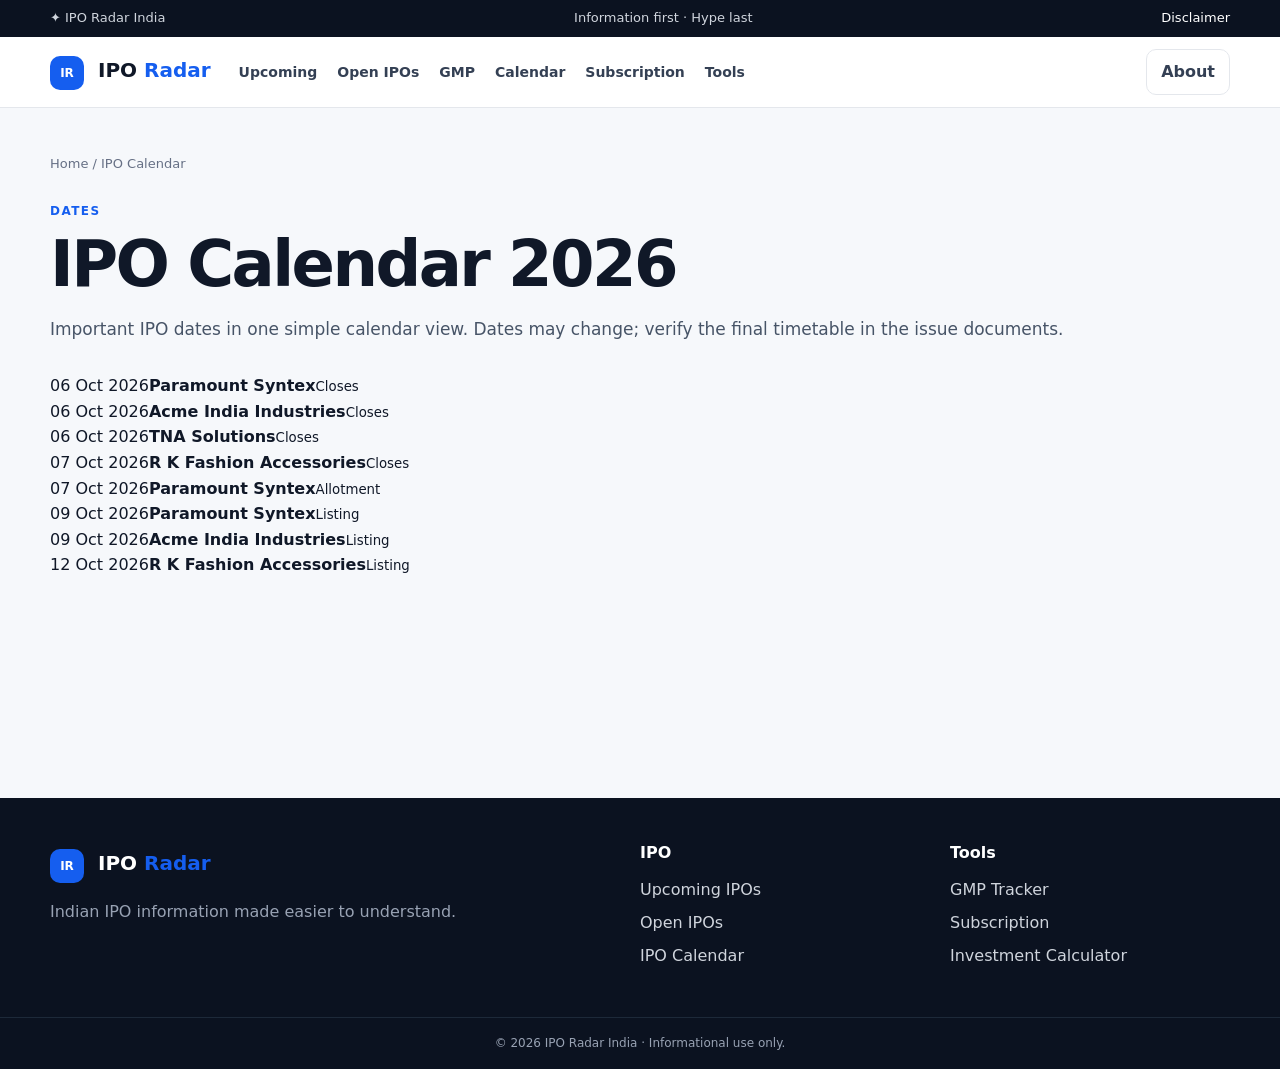
<file: ipo-calendar.html>
<!doctype html><html lang="en"><head>
<meta charset="utf-8"><meta name="viewport" content="width=device-width,initial-scale=1">
<title>IPO Calendar 2026 India | IPO Open, Close, Allotment &amp; Listing Dates</title><meta name="description" content="Indian IPO calendar with open, close, allotment and listing dates."><meta name="robots" content="index,follow">
<link rel="canonical" href="https://YOUR-DOMAIN.example/"><link rel="icon" href="assets/favicon.svg">
<meta property="og:title" content="IPO Calendar 2026 India | IPO Open, Close, Allotment &amp; Listing Dates"><meta property="og:description" content="Indian IPO calendar with open, close, allotment and listing dates."><meta property="og:type" content="website">
<link rel="stylesheet" href="styles.css"></head><div class="notice"><div class="wrap"><span>✦ IPO Radar India</span><span>Information first · Hype last</span><a href="disclaimer.html">Disclaimer</a></div></div>
<header><div class="wrap nav"><a class="logo" href="index.html"><span>IR</span> IPO <b>Radar</b></a><nav><a href="upcoming-ipos.html">Upcoming</a><a href="open-ipos.html">Open IPOs</a><a href="gmp.html">GMP</a><a href="ipo-calendar.html">Calendar</a><a href="subscription.html">Subscription</a><a href="tools.html">Tools</a></nav><a class="nav-cta" href="about.html">About</a></div></header><main><section class="content"><div class="wrap"><div class="crumb">Home / IPO Calendar</div><span class="eyebrow">DATES</span><h1>IPO Calendar 2026</h1><p>Important IPO dates in one simple calendar view. Dates may change; verify the final timetable in the issue documents.</p><div class="calendar" style="margin-top:30px"><div class="event"><time>06 Oct 2026</time><b>Paramount Syntex</b><small>Closes</small></div><div class="event"><time>06 Oct 2026</time><b>Acme India Industries</b><small>Closes</small></div><div class="event"><time>06 Oct 2026</time><b>TNA Solutions</b><small>Closes</small></div><div class="event"><time>07 Oct 2026</time><b>R K Fashion Accessories</b><small>Closes</small></div><div class="event"><time>07 Oct 2026</time><b>Paramount Syntex</b><small>Allotment</small></div><div class="event"><time>09 Oct 2026</time><b>Paramount Syntex</b><small>Listing</small></div><div class="event"><time>09 Oct 2026</time><b>Acme India Industries</b><small>Listing</small></div><div class="event"><time>12 Oct 2026</time><b>R K Fashion Accessories</b><small>Listing</small></div></div></div></section></main><footer><div class="wrap foot"><div><a class="logo" href="index.html"><span>IR</span> IPO <b>Radar</b></a><p>Indian IPO information made easier to understand.</p></div><div><strong>IPO</strong><a href="upcoming-ipos.html">Upcoming IPOs</a><a href="open-ipos.html">Open IPOs</a><a href="ipo-calendar.html">IPO Calendar</a></div><div><strong>Tools</strong><a href="gmp.html">GMP Tracker</a><a href="subscription.html">Subscription</a><a href="tools.html">Investment Calculator</a></div></div><div class="copy">© 2026 IPO Radar India · Informational use only.</div></footer>
</file>
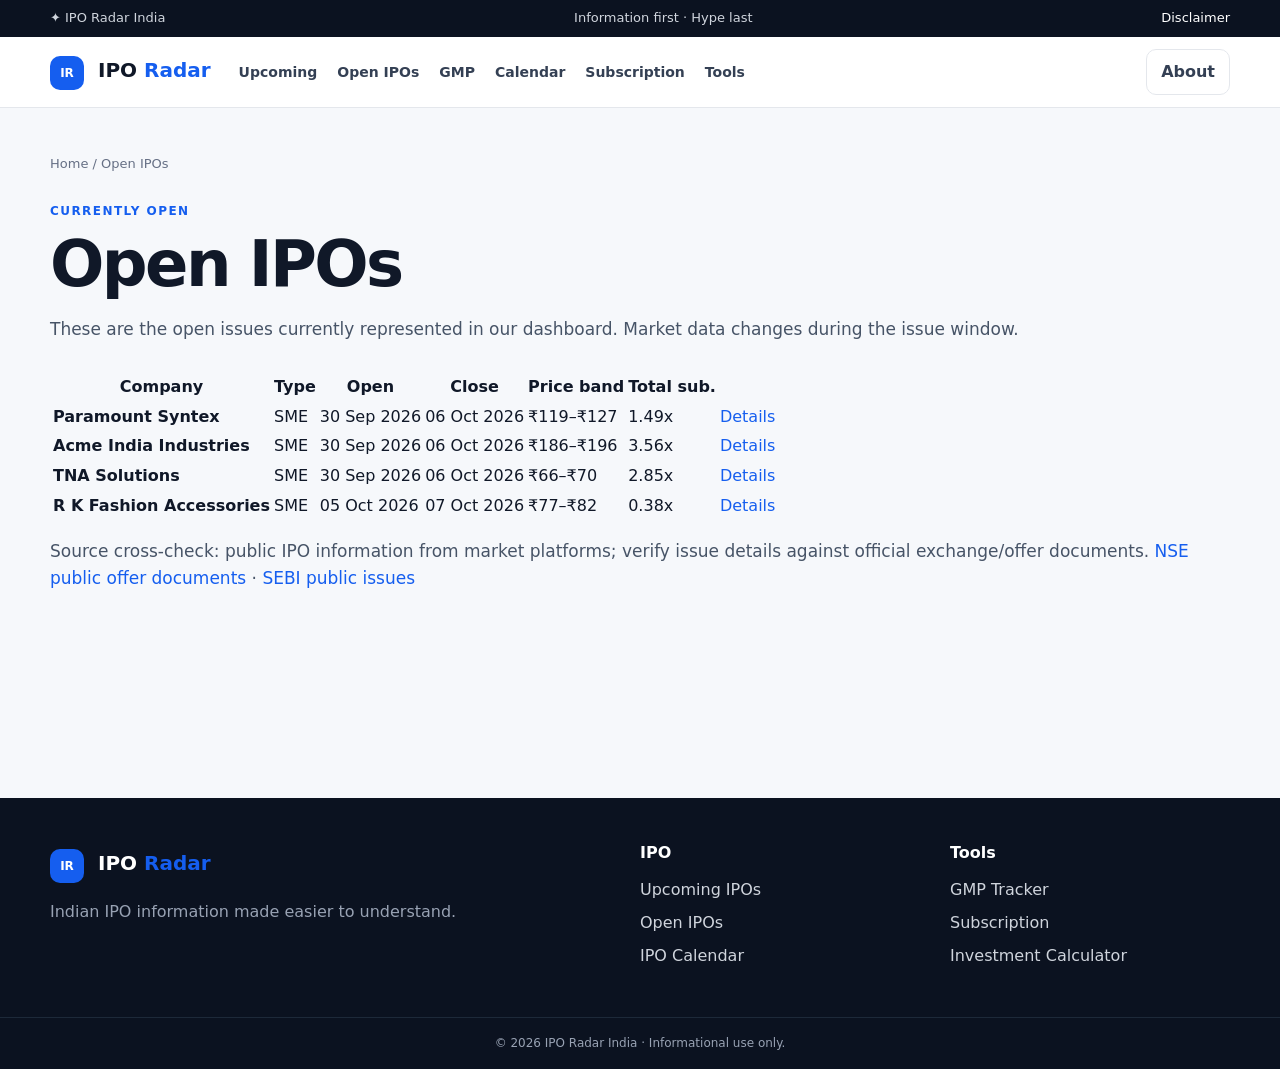
<file: open-ipos.html>
<!doctype html><html lang="en"><head>
<meta charset="utf-8"><meta name="viewport" content="width=device-width,initial-scale=1">
<title>Open IPOs Today in India | IPO Radar</title><meta name="description" content="Track IPOs currently open for subscription with price bands, lot sizes, issue sizes and subscription status."><meta name="robots" content="index,follow">
<link rel="canonical" href="https://YOUR-DOMAIN.example/"><link rel="icon" href="assets/favicon.svg">
<meta property="og:title" content="Open IPOs Today in India | IPO Radar"><meta property="og:description" content="Track IPOs currently open for subscription with price bands, lot sizes, issue sizes and subscription status."><meta property="og:type" content="website">
<link rel="stylesheet" href="styles.css"></head><div class="notice"><div class="wrap"><span>✦ IPO Radar India</span><span>Information first · Hype last</span><a href="disclaimer.html">Disclaimer</a></div></div>
<header><div class="wrap nav"><a class="logo" href="index.html"><span>IR</span> IPO <b>Radar</b></a><nav><a href="upcoming-ipos.html">Upcoming</a><a href="open-ipos.html">Open IPOs</a><a href="gmp.html">GMP</a><a href="ipo-calendar.html">Calendar</a><a href="subscription.html">Subscription</a><a href="tools.html">Tools</a></nav><a class="nav-cta" href="about.html">About</a></div></header><main><section class="content"><div class="wrap"><div class="crumb">Home / Open IPOs</div><span class="eyebrow">CURRENTLY OPEN</span><h1>Open IPOs</h1><p>These are the open issues currently represented in our dashboard. Market data changes during the issue window.</p><div class="table" style="margin-top:28px"><table><thead><tr><th>Company</th><th>Type</th><th>Open</th><th>Close</th><th>Price band</th><th>Total sub.</th><th></th></tr></thead><tbody><tr><td><strong>Paramount Syntex</strong></td><td>SME</td><td>30 Sep 2026</td><td>06 Oct 2026</td><td>₹119–₹127</td><td>1.49x</td><td><a class="green-text" href="ipo/paramount-syntex.html">Details</a></td></tr><tr><td><strong>Acme India Industries</strong></td><td>SME</td><td>30 Sep 2026</td><td>06 Oct 2026</td><td>₹186–₹196</td><td>3.56x</td><td><a class="green-text" href="ipo/acme-india-industries.html">Details</a></td></tr><tr><td><strong>TNA Solutions</strong></td><td>SME</td><td>30 Sep 2026</td><td>06 Oct 2026</td><td>₹66–₹70</td><td>2.85x</td><td><a class="green-text" href="ipo/tna-solutions.html">Details</a></td></tr><tr><td><strong>R K Fashion Accessories</strong></td><td>SME</td><td>05 Oct 2026</td><td>07 Oct 2026</td><td>₹77–₹82</td><td>0.38x</td><td><a class="green-text" href="ipo/r-k-fashion-accessories.html">Details</a></td></tr></tbody></table></div><p class="source">Source cross-check: public IPO information from market platforms; verify issue details against official exchange/offer documents. <a href="https://www.nseindia.com/static/products-services/public-offer-documents" target="_blank" rel="noopener">NSE public offer documents</a> · <a href="https://www.sebi.gov.in/filings/public-issues.html" target="_blank" rel="noopener">SEBI public issues</a></p></div></section></main><footer><div class="wrap foot"><div><a class="logo" href="index.html"><span>IR</span> IPO <b>Radar</b></a><p>Indian IPO information made easier to understand.</p></div><div><strong>IPO</strong><a href="upcoming-ipos.html">Upcoming IPOs</a><a href="open-ipos.html">Open IPOs</a><a href="ipo-calendar.html">IPO Calendar</a></div><div><strong>Tools</strong><a href="gmp.html">GMP Tracker</a><a href="subscription.html">Subscription</a><a href="tools.html">Investment Calculator</a></div></div><div class="copy">© 2026 IPO Radar India · Informational use only.</div></footer>
</file>
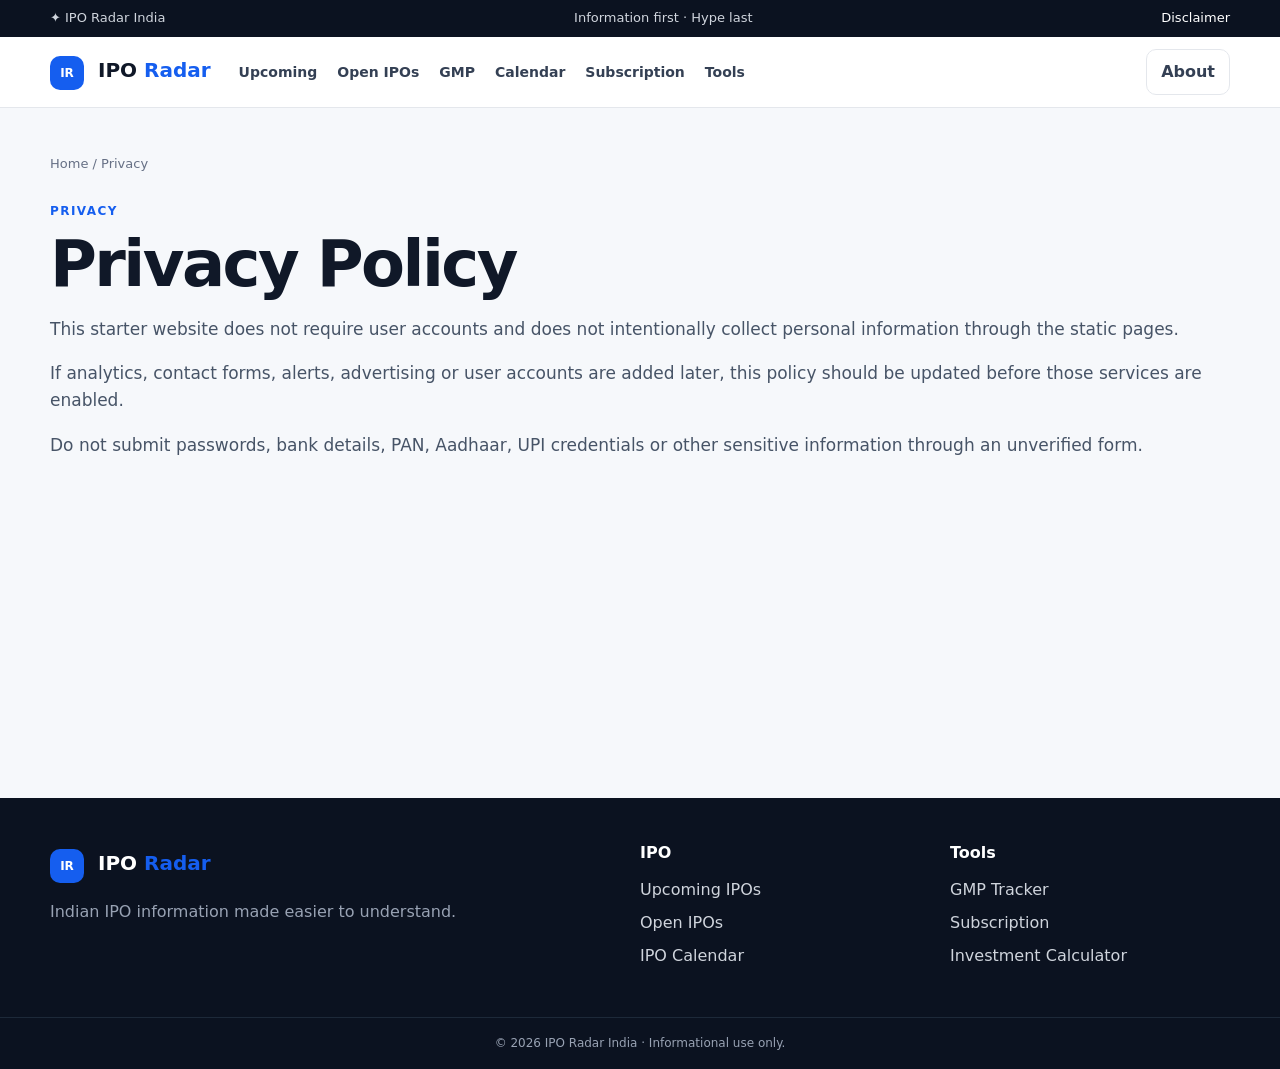
<file: privacy.html>
<!doctype html><html lang="en"><head>
<meta charset="utf-8"><meta name="viewport" content="width=device-width,initial-scale=1">
<title>Privacy Policy | IPO Radar India</title><meta name="description" content="Privacy information for IPO Radar India."><meta name="robots" content="index,follow">
<link rel="canonical" href="https://YOUR-DOMAIN.example/"><link rel="icon" href="assets/favicon.svg">
<meta property="og:title" content="Privacy Policy | IPO Radar India"><meta property="og:description" content="Privacy information for IPO Radar India."><meta property="og:type" content="website">
<link rel="stylesheet" href="styles.css"></head><div class="notice"><div class="wrap"><span>✦ IPO Radar India</span><span>Information first · Hype last</span><a href="disclaimer.html">Disclaimer</a></div></div>
<header><div class="wrap nav"><a class="logo" href="index.html"><span>IR</span> IPO <b>Radar</b></a><nav><a href="upcoming-ipos.html">Upcoming</a><a href="open-ipos.html">Open IPOs</a><a href="gmp.html">GMP</a><a href="ipo-calendar.html">Calendar</a><a href="subscription.html">Subscription</a><a href="tools.html">Tools</a></nav><a class="nav-cta" href="about.html">About</a></div></header><main><section class="content"><div class="wrap"><div class="crumb">Home / Privacy</div><span class="eyebrow">PRIVACY</span><h1>Privacy Policy</h1><p>This starter website does not require user accounts and does not intentionally collect personal information through the static pages.</p><p>If analytics, contact forms, alerts, advertising or user accounts are added later, this policy should be updated before those services are enabled.</p><p>Do not submit passwords, bank details, PAN, Aadhaar, UPI credentials or other sensitive information through an unverified form.</p></div></section></main><footer><div class="wrap foot"><div><a class="logo" href="index.html"><span>IR</span> IPO <b>Radar</b></a><p>Indian IPO information made easier to understand.</p></div><div><strong>IPO</strong><a href="upcoming-ipos.html">Upcoming IPOs</a><a href="open-ipos.html">Open IPOs</a><a href="ipo-calendar.html">IPO Calendar</a></div><div><strong>Tools</strong><a href="gmp.html">GMP Tracker</a><a href="subscription.html">Subscription</a><a href="tools.html">Investment Calculator</a></div></div><div class="copy">© 2026 IPO Radar India · Informational use only.</div></footer>
</file>
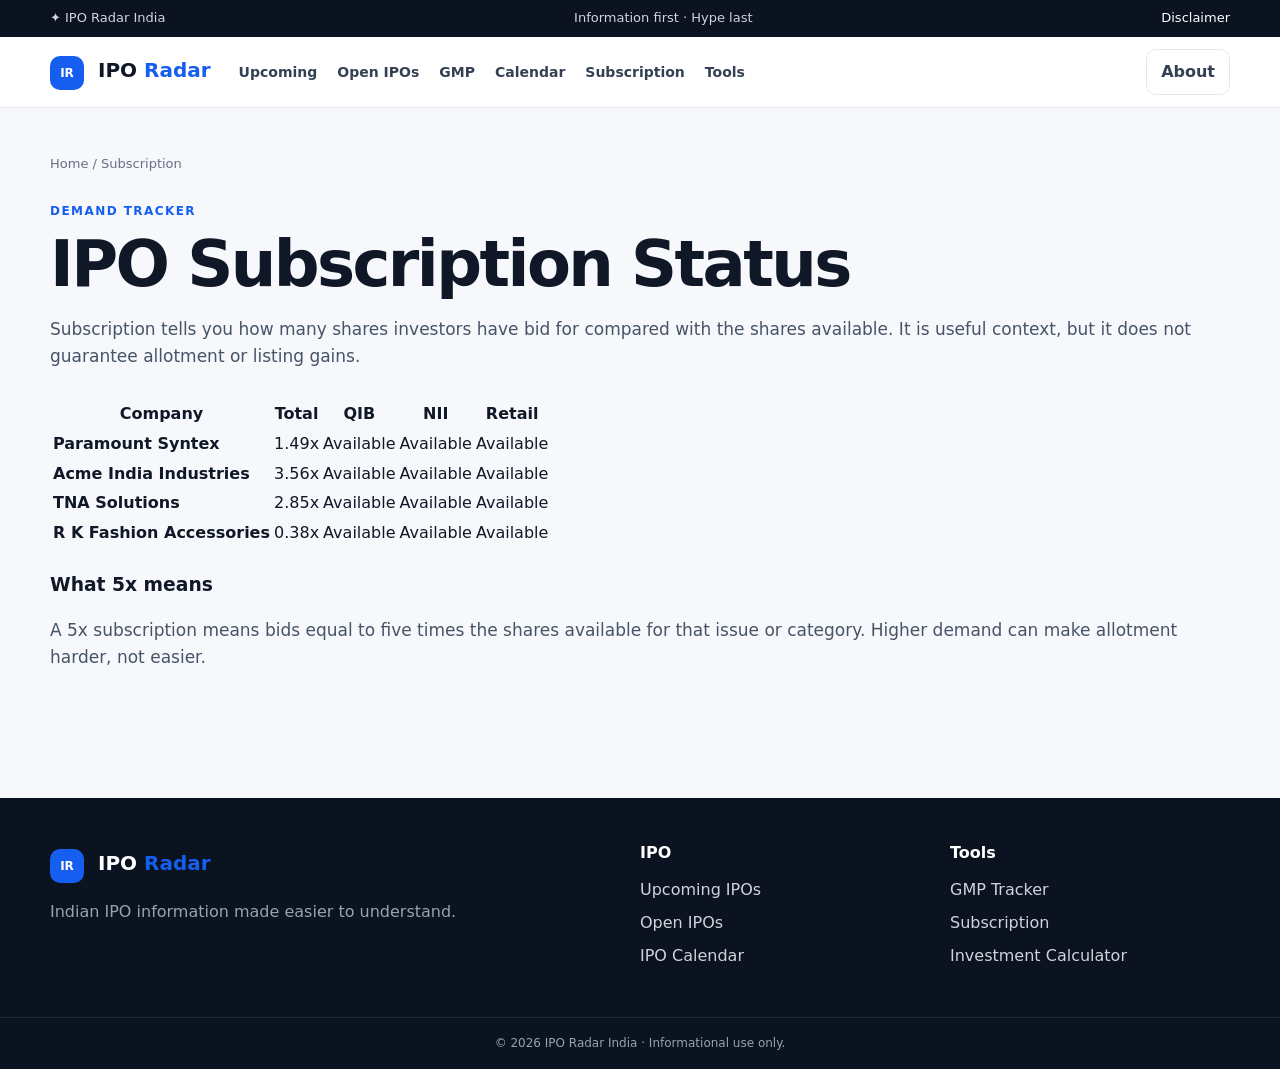
<file: subscription.html>
<!doctype html><html lang="en"><head>
<meta charset="utf-8"><meta name="viewport" content="width=device-width,initial-scale=1">
<title>IPO Subscription Status India | QIB, NII &amp; Retail | IPO Radar</title><meta name="description" content="Understand IPO subscription status and track category-wise demand for Indian IPOs."><meta name="robots" content="index,follow">
<link rel="canonical" href="https://YOUR-DOMAIN.example/"><link rel="icon" href="assets/favicon.svg">
<meta property="og:title" content="IPO Subscription Status India | QIB, NII &amp; Retail | IPO Radar"><meta property="og:description" content="Understand IPO subscription status and track category-wise demand for Indian IPOs."><meta property="og:type" content="website">
<link rel="stylesheet" href="styles.css"></head><div class="notice"><div class="wrap"><span>✦ IPO Radar India</span><span>Information first · Hype last</span><a href="disclaimer.html">Disclaimer</a></div></div>
<header><div class="wrap nav"><a class="logo" href="index.html"><span>IR</span> IPO <b>Radar</b></a><nav><a href="upcoming-ipos.html">Upcoming</a><a href="open-ipos.html">Open IPOs</a><a href="gmp.html">GMP</a><a href="ipo-calendar.html">Calendar</a><a href="subscription.html">Subscription</a><a href="tools.html">Tools</a></nav><a class="nav-cta" href="about.html">About</a></div></header><main><section class="content"><div class="wrap"><div class="crumb">Home / Subscription</div><span class="eyebrow">DEMAND TRACKER</span><h1>IPO Subscription Status</h1><p>Subscription tells you how many shares investors have bid for compared with the shares available. It is useful context, but it does not guarantee allotment or listing gains.</p><div class="table" style="margin-top:28px"><table><thead><tr><th>Company</th><th>Total</th><th>QIB</th><th>NII</th><th>Retail</th></tr></thead><tbody><tr><td><strong>Paramount Syntex</strong></td><td>1.49x</td><td>Available</td><td>Available</td><td>Available</td></tr><tr><td><strong>Acme India Industries</strong></td><td>3.56x</td><td>Available</td><td>Available</td><td>Available</td></tr><tr><td><strong>TNA Solutions</strong></td><td>2.85x</td><td>Available</td><td>Available</td><td>Available</td></tr><tr><td><strong>R K Fashion Accessories</strong></td><td>0.38x</td><td>Available</td><td>Available</td><td>Available</td></tr></tbody></table></div><div class="detail-box" style="margin-top:22px"><h3>What 5x means</h3><p>A 5x subscription means bids equal to five times the shares available for that issue or category. Higher demand can make allotment harder, not easier.</p></div></div></section></main><footer><div class="wrap foot"><div><a class="logo" href="index.html"><span>IR</span> IPO <b>Radar</b></a><p>Indian IPO information made easier to understand.</p></div><div><strong>IPO</strong><a href="upcoming-ipos.html">Upcoming IPOs</a><a href="open-ipos.html">Open IPOs</a><a href="ipo-calendar.html">IPO Calendar</a></div><div><strong>Tools</strong><a href="gmp.html">GMP Tracker</a><a href="subscription.html">Subscription</a><a href="tools.html">Investment Calculator</a></div></div><div class="copy">© 2026 IPO Radar India · Informational use only.</div></footer>
</file>
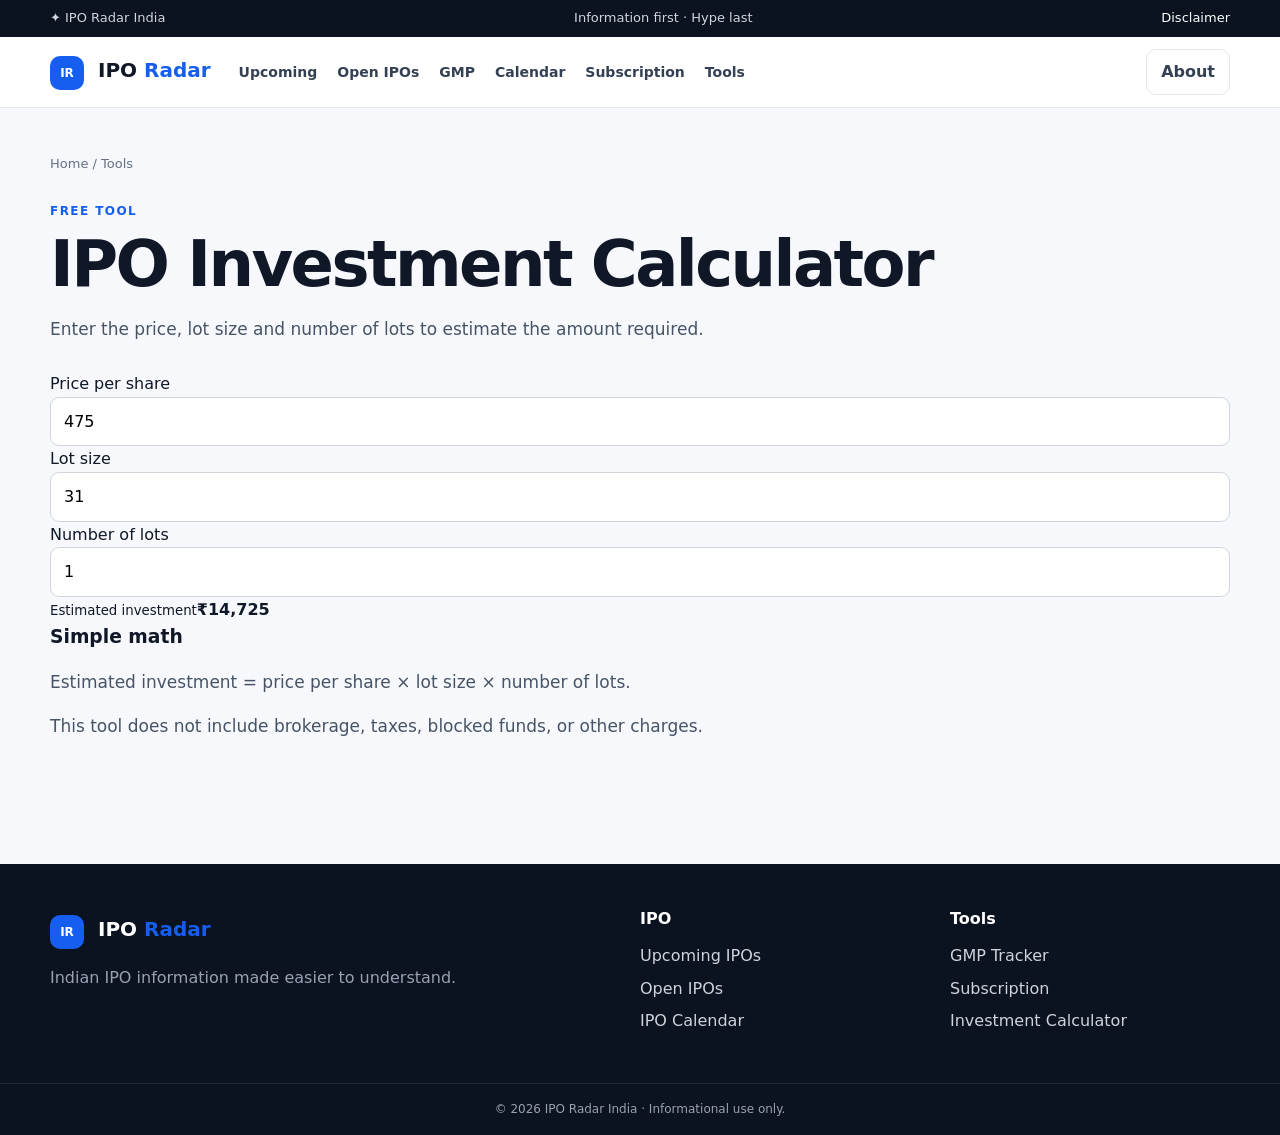
<file: tools.html>
<!doctype html><html lang="en"><head>
<meta charset="utf-8"><meta name="viewport" content="width=device-width,initial-scale=1">
<title>IPO Investment Calculator | Lot Size &amp; Minimum Investment | IPO Radar</title><meta name="description" content="Calculate the amount required for one or more IPO lots."><meta name="robots" content="index,follow">
<link rel="canonical" href="https://YOUR-DOMAIN.example/"><link rel="icon" href="assets/favicon.svg">
<meta property="og:title" content="IPO Investment Calculator | Lot Size &amp; Minimum Investment | IPO Radar"><meta property="og:description" content="Calculate the amount required for one or more IPO lots."><meta property="og:type" content="website">
<link rel="stylesheet" href="styles.css"></head><div class="notice"><div class="wrap"><span>✦ IPO Radar India</span><span>Information first · Hype last</span><a href="disclaimer.html">Disclaimer</a></div></div>
<header><div class="wrap nav"><a class="logo" href="index.html"><span>IR</span> IPO <b>Radar</b></a><nav><a href="upcoming-ipos.html">Upcoming</a><a href="open-ipos.html">Open IPOs</a><a href="gmp.html">GMP</a><a href="ipo-calendar.html">Calendar</a><a href="subscription.html">Subscription</a><a href="tools.html">Tools</a></nav><a class="nav-cta" href="about.html">About</a></div></header><main><section class="content"><div class="wrap"><div class="crumb">Home / Tools</div><span class="eyebrow">FREE TOOL</span><h1>IPO Investment Calculator</h1><p>Enter the price, lot size and number of lots to estimate the amount required.</p><div class="calc" style="margin-top:28px"><div class="calculator"><label>Price per share<input id="p" type="number" value="475"></label><label>Lot size<input id="l" type="number" value="31"></label><label>Number of lots<input id="n" type="number" value="1"></label><div class="result"><small>Estimated investment</small><strong id="r">₹14,725</strong></div></div><div class="feature"><h3>Simple math</h3><p>Estimated investment = price per share × lot size × number of lots.</p><p>This tool does not include brokerage, taxes, blocked funds, or other charges.</p></div></div></div></section></main><script>const m=n=>"₹"+Number(n).toLocaleString("en-IN");function c(){r.textContent=m((+p.value||0)*(+l.value||0)*(+n.value||0))}["p","l","n"].forEach(x=>document.getElementById(x).oninput=c);c();</script><footer><div class="wrap foot"><div><a class="logo" href="index.html"><span>IR</span> IPO <b>Radar</b></a><p>Indian IPO information made easier to understand.</p></div><div><strong>IPO</strong><a href="upcoming-ipos.html">Upcoming IPOs</a><a href="open-ipos.html">Open IPOs</a><a href="ipo-calendar.html">IPO Calendar</a></div><div><strong>Tools</strong><a href="gmp.html">GMP Tracker</a><a href="subscription.html">Subscription</a><a href="tools.html">Investment Calculator</a></div></div><div class="copy">© 2026 IPO Radar India · Informational use only.</div></footer>
</file>
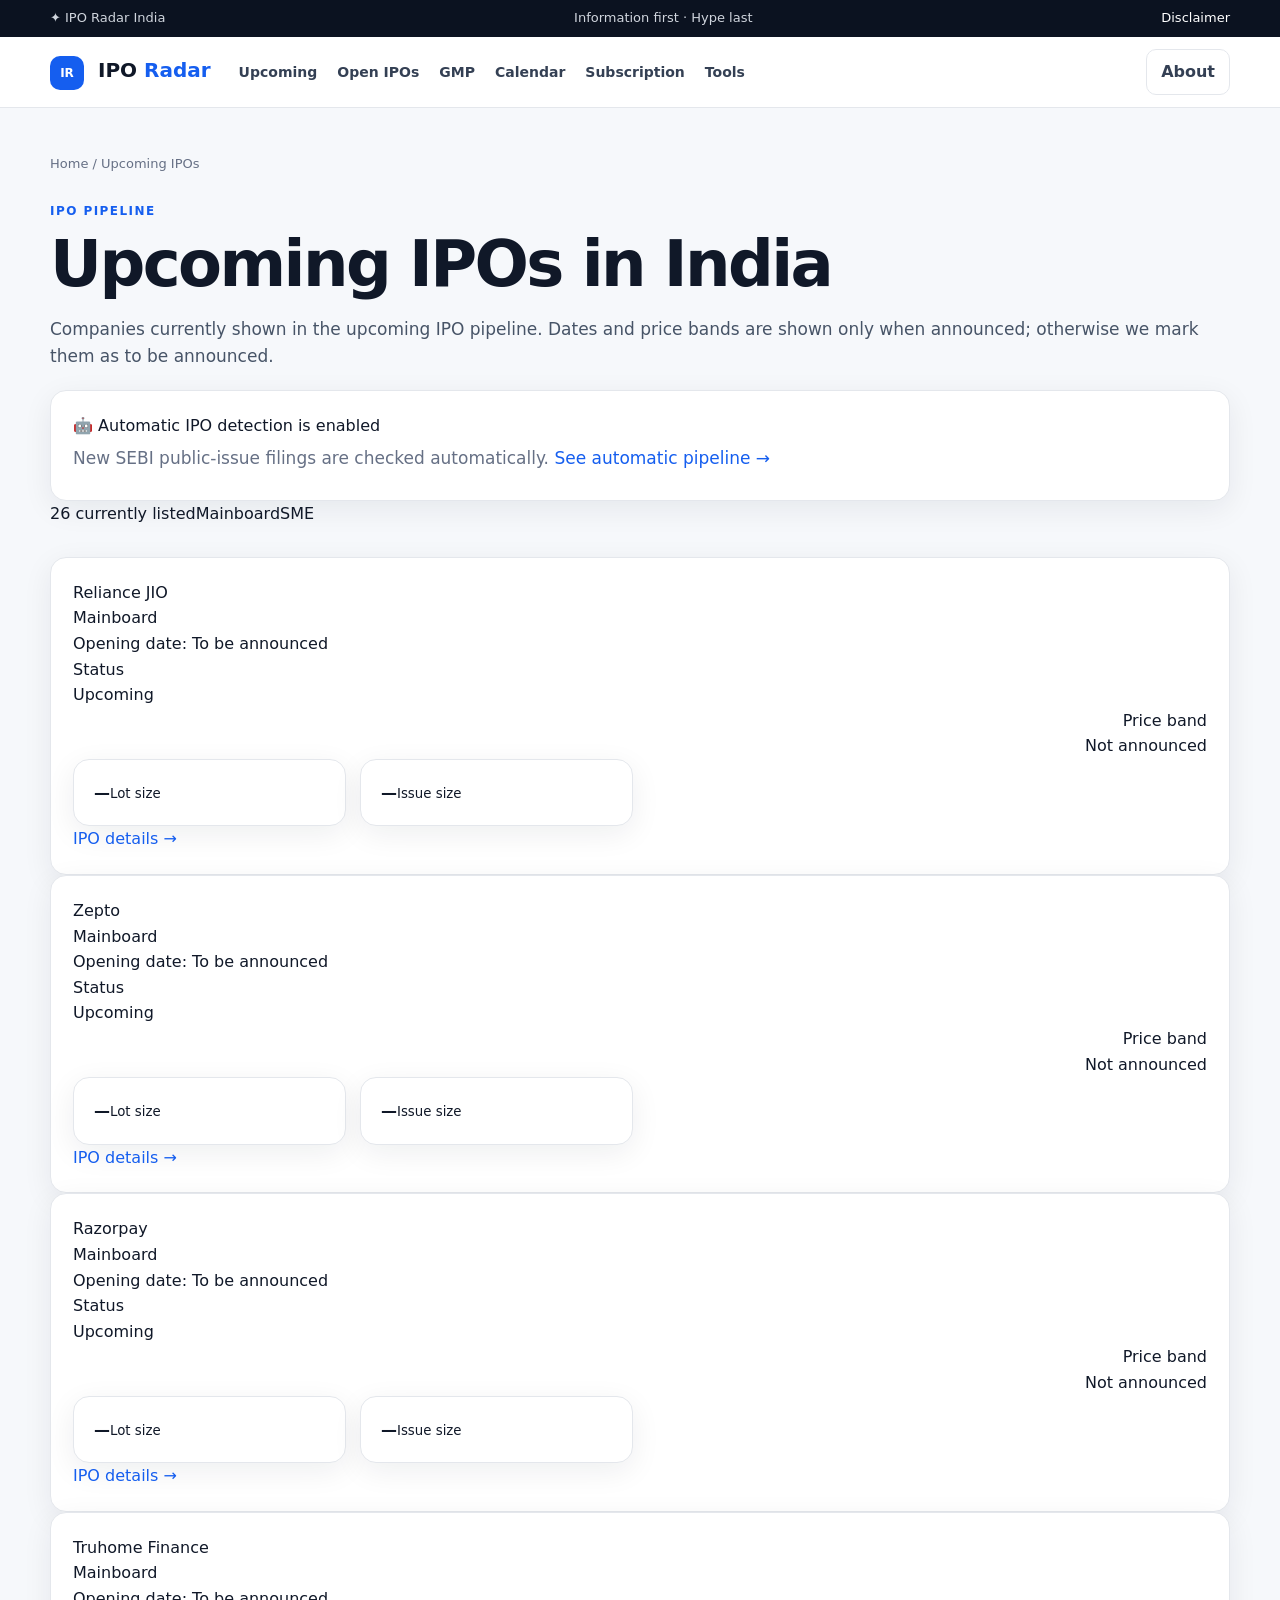
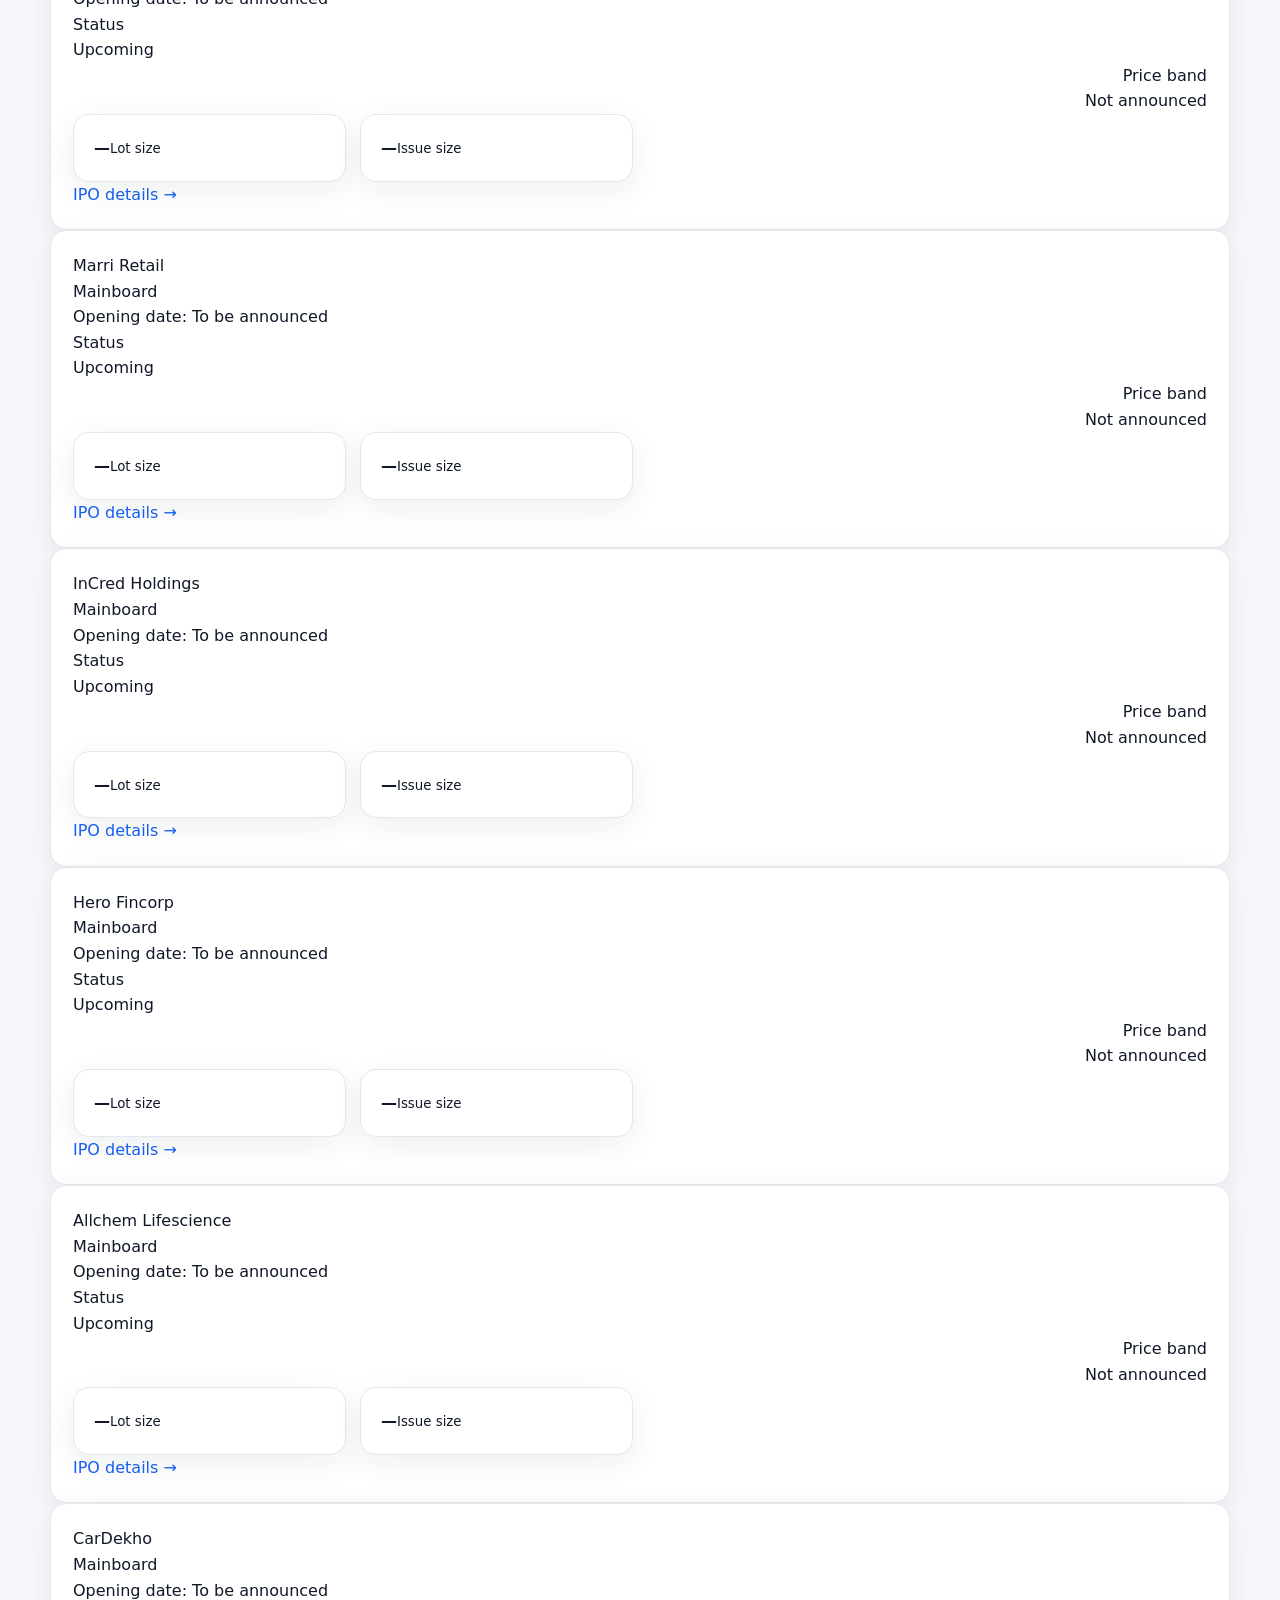
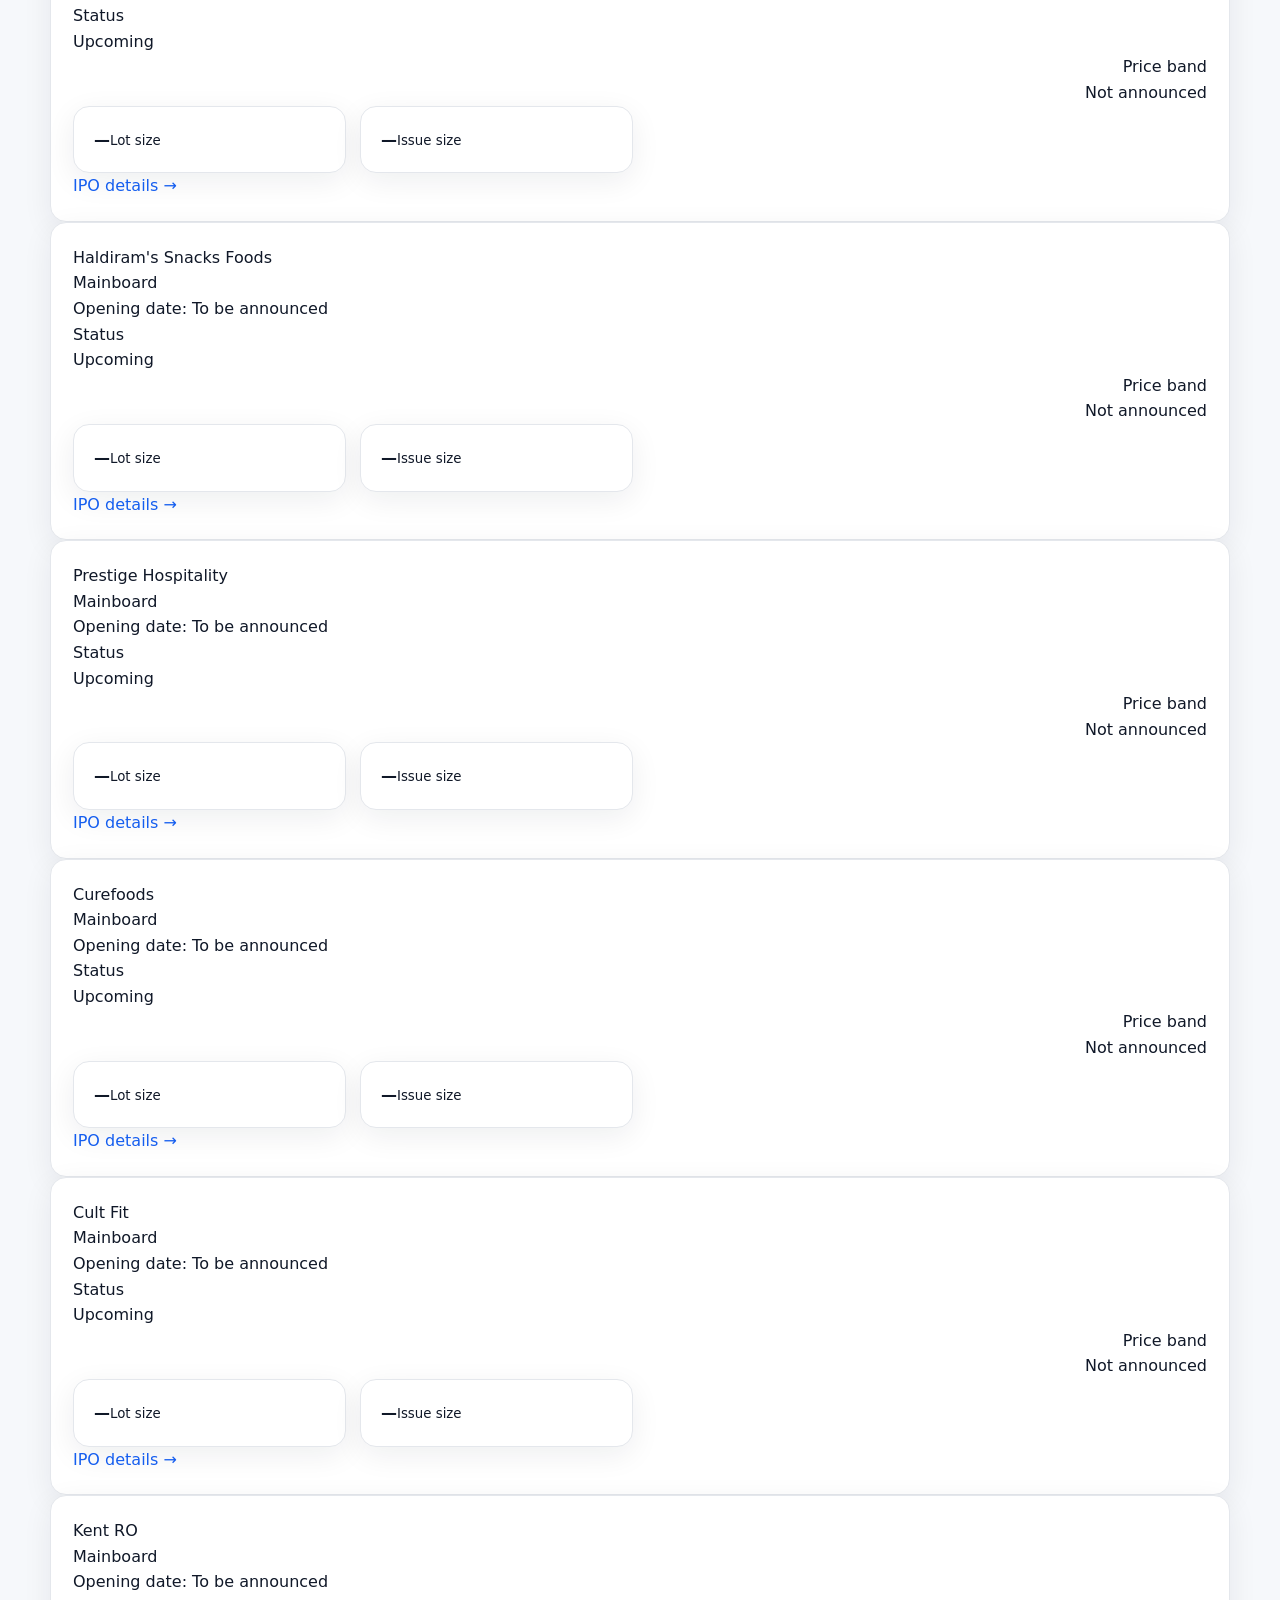
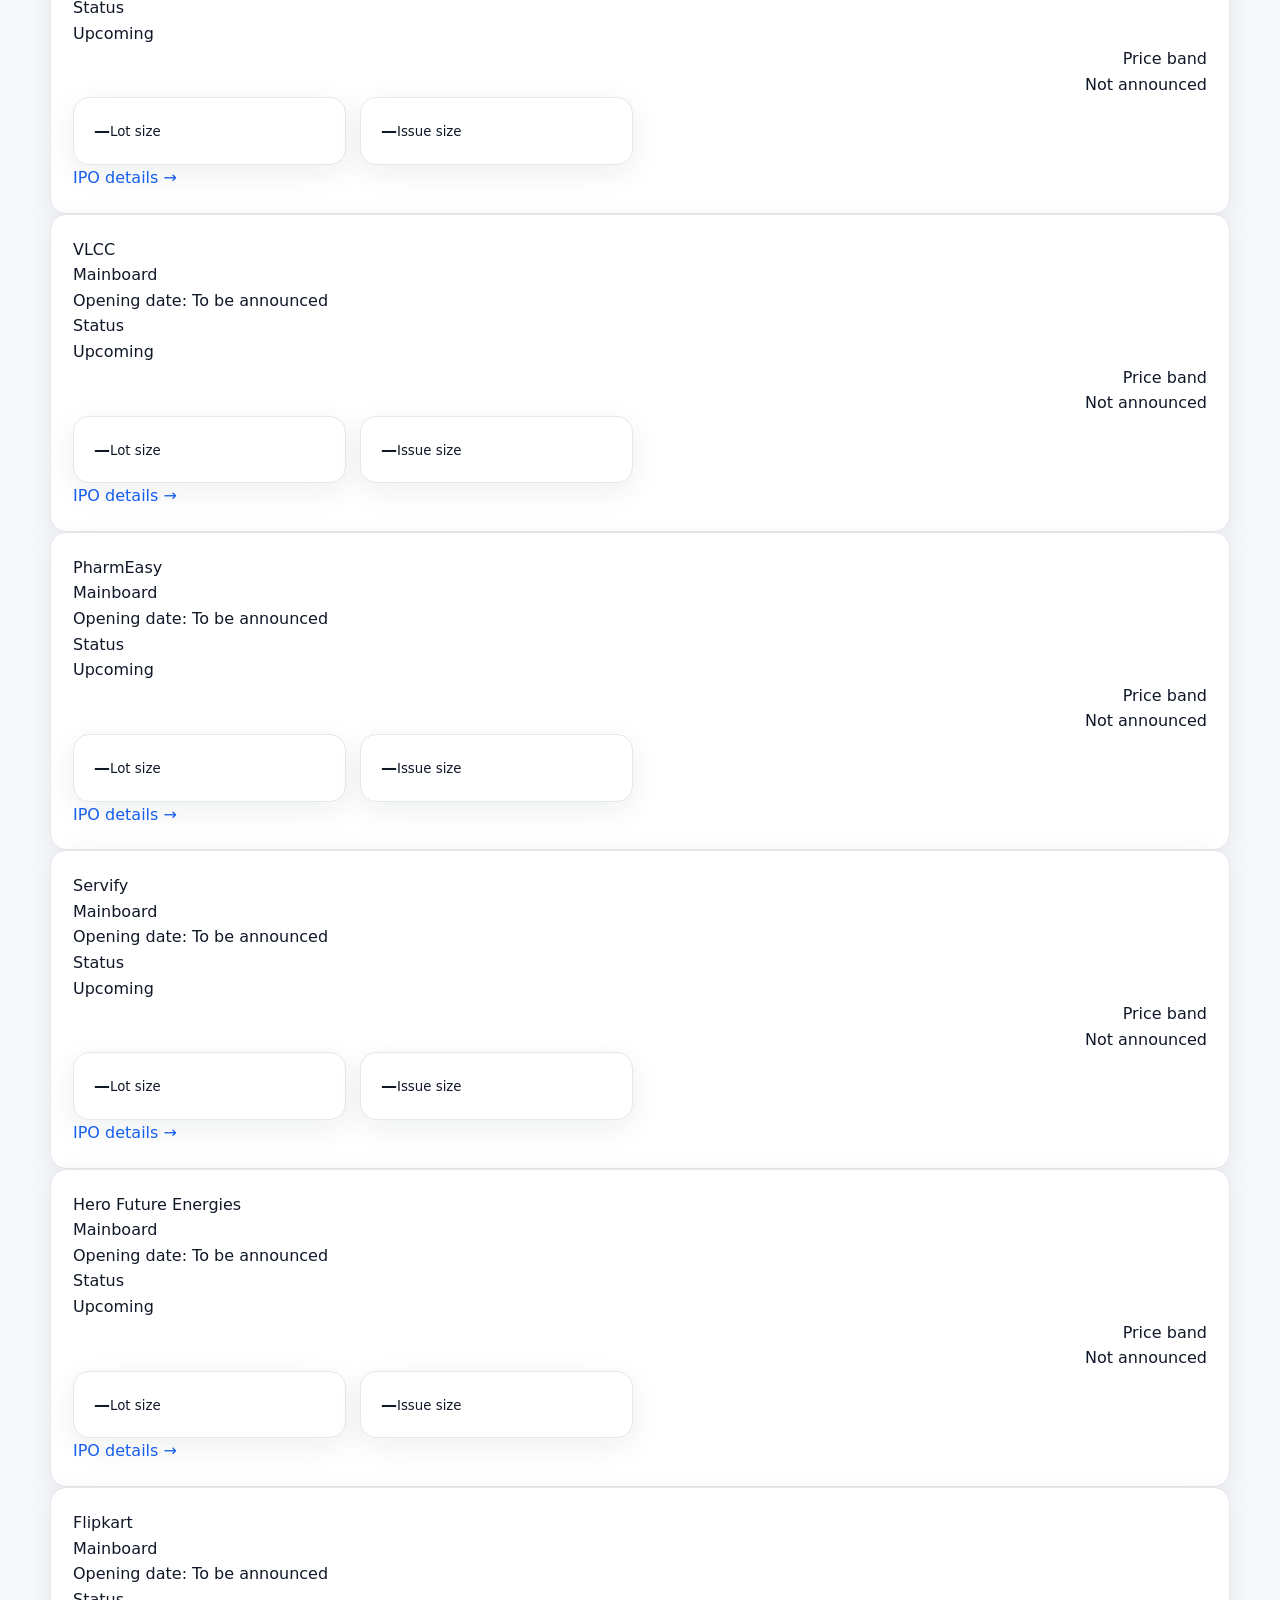
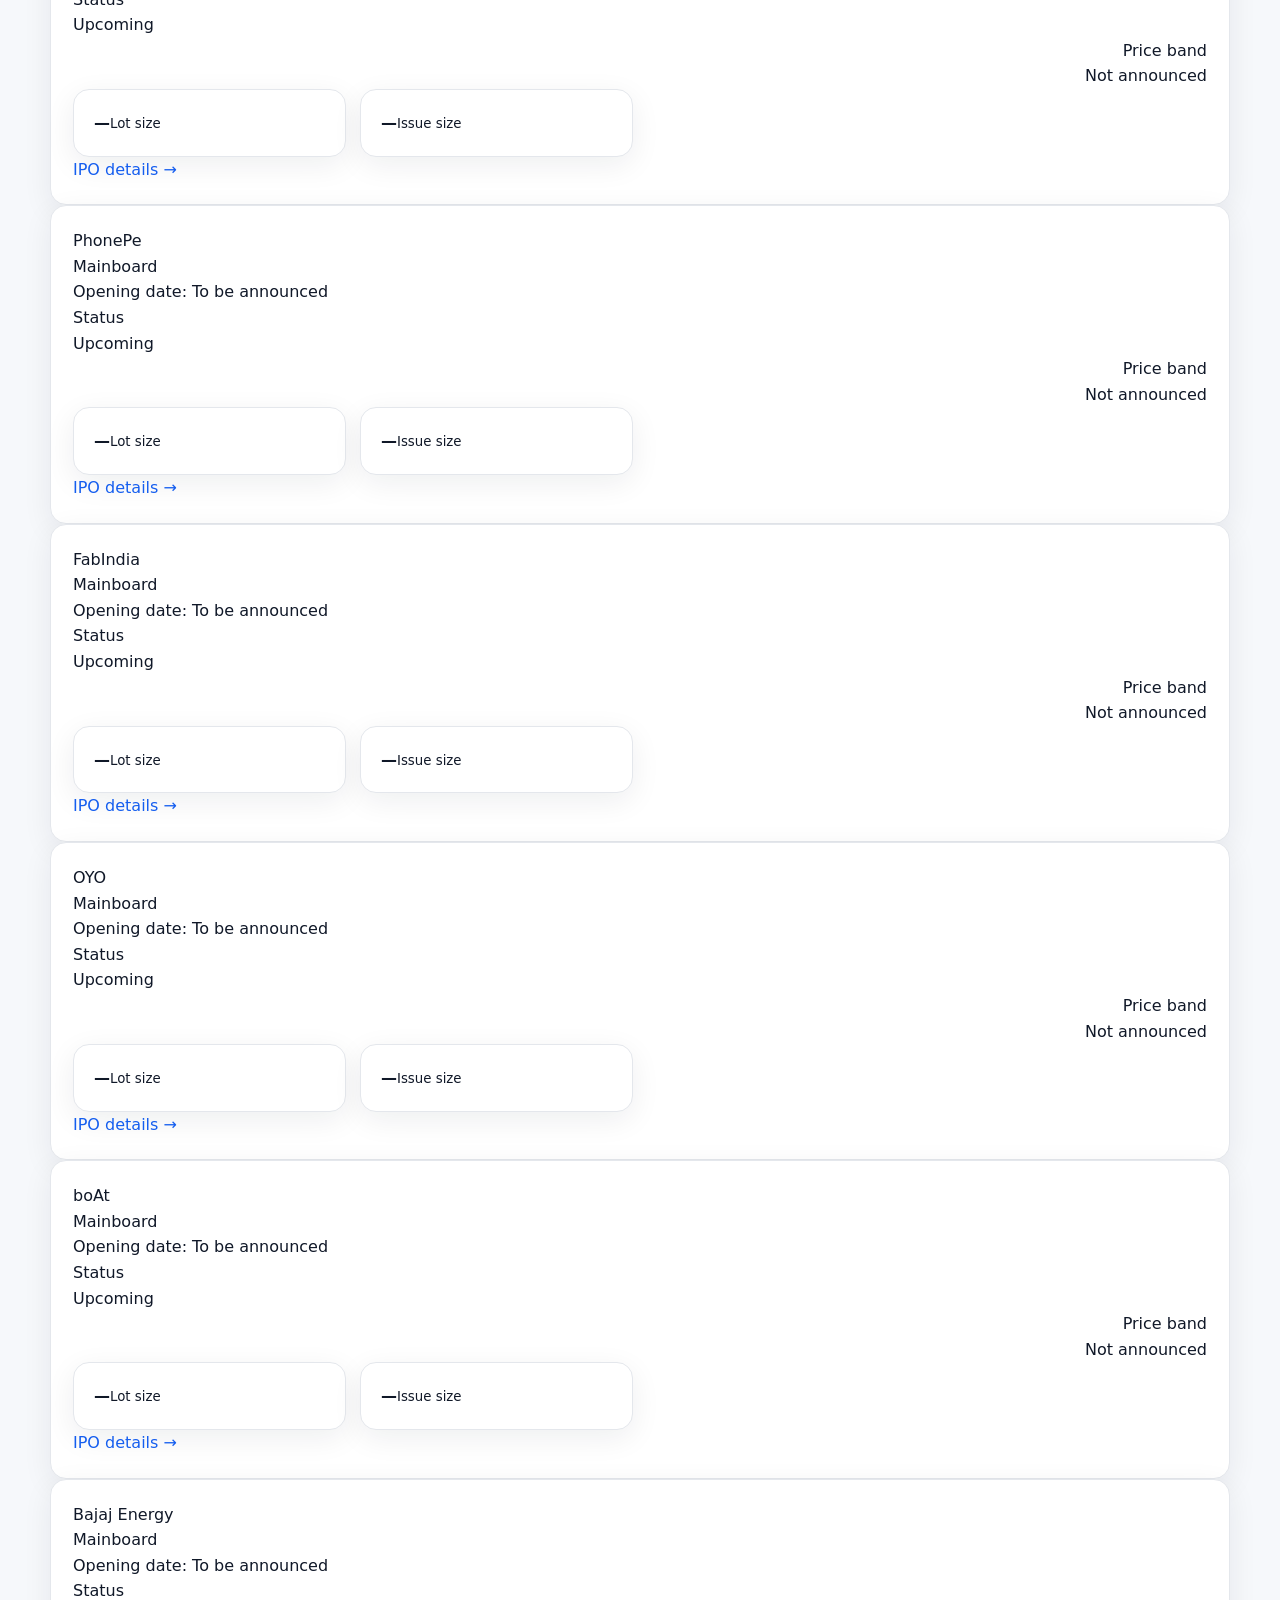
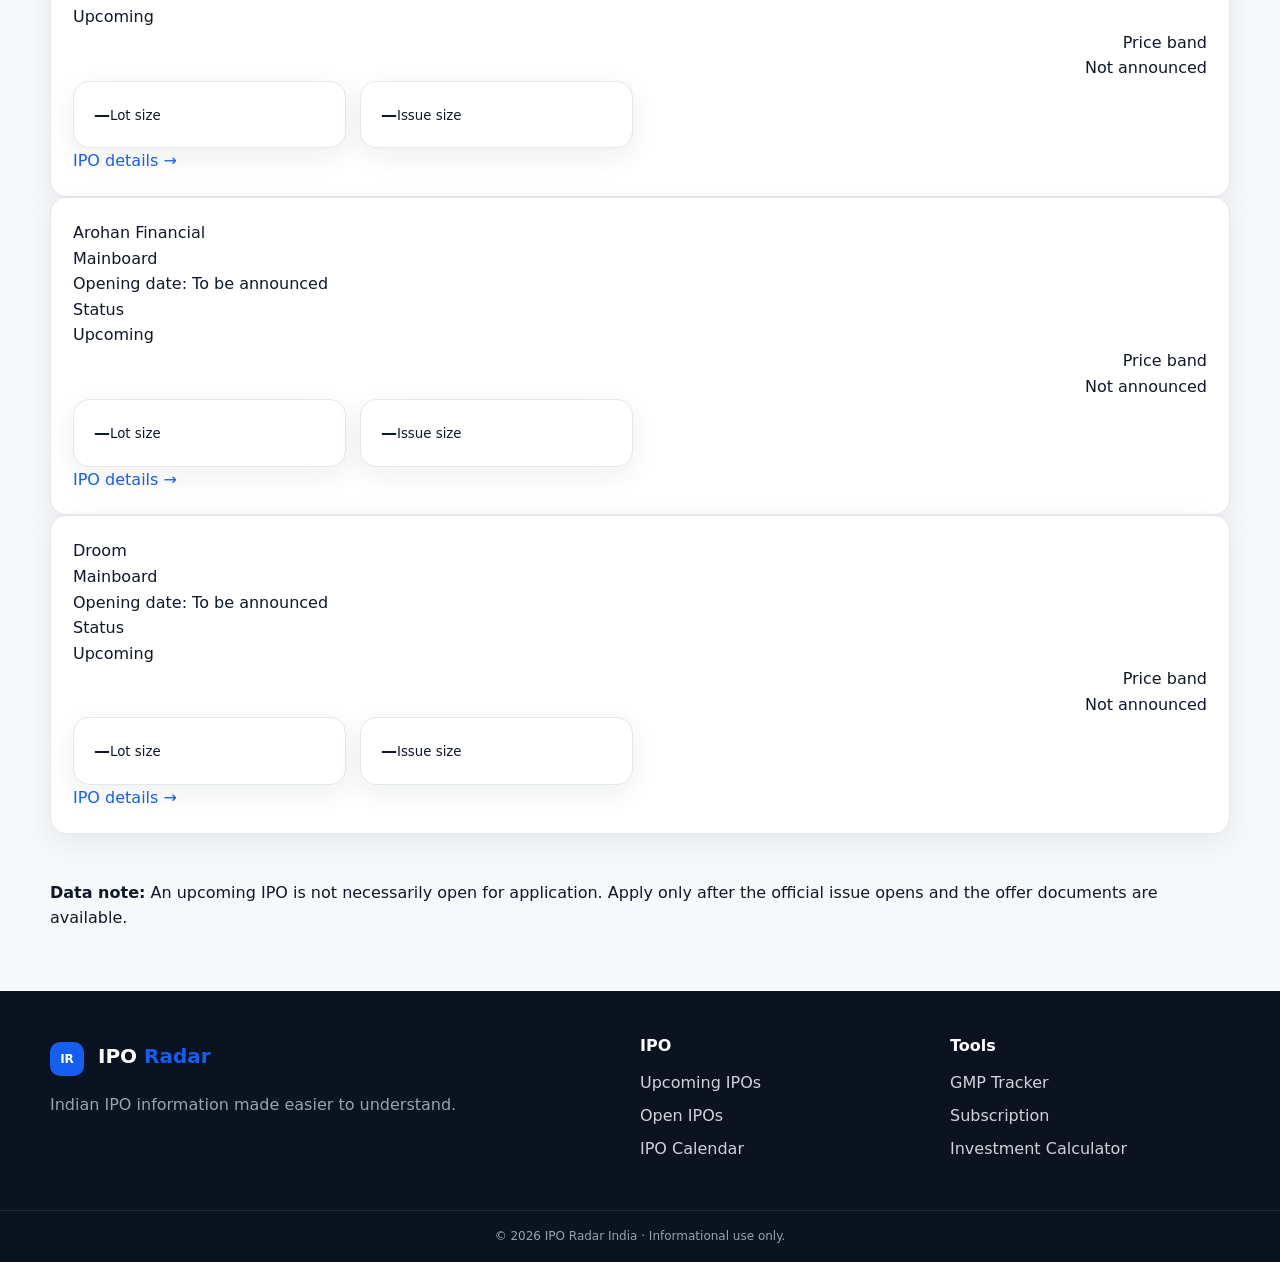
<file: upcoming-ipos.html>
<!doctype html><html lang="en"><head>
<meta charset="utf-8"><meta name="viewport" content="width=device-width,initial-scale=1">
<title>Upcoming IPOs in India 2026 | IPO Radar</title><meta name="description" content="List of upcoming IPOs in India, including mainboard and SME issues, opening dates and issue documents."><meta name="robots" content="index,follow">
<link rel="canonical" href="https://YOUR-DOMAIN.example/"><link rel="icon" href="assets/favicon.svg">
<meta property="og:title" content="Upcoming IPOs in India 2026 | IPO Radar"><meta property="og:description" content="List of upcoming IPOs in India, including mainboard and SME issues, opening dates and issue documents."><meta property="og:type" content="website">
<link rel="stylesheet" href="styles.css"></head><div class="notice"><div class="wrap"><span>✦ IPO Radar India</span><span>Information first · Hype last</span><a href="disclaimer.html">Disclaimer</a></div></div>
<header><div class="wrap nav"><a class="logo" href="index.html"><span>IR</span> IPO <b>Radar</b></a><nav><a href="upcoming-ipos.html">Upcoming</a><a href="open-ipos.html">Open IPOs</a><a href="gmp.html">GMP</a><a href="ipo-calendar.html">Calendar</a><a href="subscription.html">Subscription</a><a href="tools.html">Tools</a></nav><a class="nav-cta" href="about.html">About</a></div></header><main><section class="content"><div class="wrap"><div class="crumb">Home / Upcoming IPOs</div><span class="eyebrow">IPO PIPELINE</span><h1>Upcoming IPOs in India</h1><p>Companies currently shown in the upcoming IPO pipeline. Dates and price bands are shown only when announced; otherwise we mark them as to be announced.</p><div class="card" style="margin-top:20px"><div class="company">🤖 Automatic IPO detection is enabled</div><p class="dates">New SEBI public-issue filings are checked automatically. <a class="link" href="auto-ipo-pipeline.html">See automatic pipeline →</a></p></div><div class="meta"><span class="pill">26 currently listed</span><span class="pill">Mainboard</span><span class="pill">SME</span></div><div class="grid" style="margin-top:30px"><article class="card"><div class="top"><div class="company">Reliance JIO</div><span class="tag">Mainboard</span></div><div class="dates">Opening date: To be announced</div><div class="price-row"><div><span class="label">Status</span><div class="price">Upcoming</div></div><div style="text-align:right"><span class="label">Price band</span><div class="gmp">Not announced</div></div></div><div class="stats"><div class="stat"><b>—</b><small>Lot size</small></div><div class="stat"><b>—</b><small>Issue size</small></div></div><a class="link" href="ipo/reliance-jio.html">IPO details <span>→</span></a></article><article class="card"><div class="top"><div class="company">Zepto</div><span class="tag">Mainboard</span></div><div class="dates">Opening date: To be announced</div><div class="price-row"><div><span class="label">Status</span><div class="price">Upcoming</div></div><div style="text-align:right"><span class="label">Price band</span><div class="gmp">Not announced</div></div></div><div class="stats"><div class="stat"><b>—</b><small>Lot size</small></div><div class="stat"><b>—</b><small>Issue size</small></div></div><a class="link" href="ipo/zepto.html">IPO details <span>→</span></a></article><article class="card"><div class="top"><div class="company">Razorpay</div><span class="tag">Mainboard</span></div><div class="dates">Opening date: To be announced</div><div class="price-row"><div><span class="label">Status</span><div class="price">Upcoming</div></div><div style="text-align:right"><span class="label">Price band</span><div class="gmp">Not announced</div></div></div><div class="stats"><div class="stat"><b>—</b><small>Lot size</small></div><div class="stat"><b>—</b><small>Issue size</small></div></div><a class="link" href="ipo/razorpay.html">IPO details <span>→</span></a></article><article class="card"><div class="top"><div class="company">Truhome Finance</div><span class="tag">Mainboard</span></div><div class="dates">Opening date: To be announced</div><div class="price-row"><div><span class="label">Status</span><div class="price">Upcoming</div></div><div style="text-align:right"><span class="label">Price band</span><div class="gmp">Not announced</div></div></div><div class="stats"><div class="stat"><b>—</b><small>Lot size</small></div><div class="stat"><b>—</b><small>Issue size</small></div></div><a class="link" href="ipo/truhome-finance.html">IPO details <span>→</span></a></article><article class="card"><div class="top"><div class="company">Marri Retail</div><span class="tag">Mainboard</span></div><div class="dates">Opening date: To be announced</div><div class="price-row"><div><span class="label">Status</span><div class="price">Upcoming</div></div><div style="text-align:right"><span class="label">Price band</span><div class="gmp">Not announced</div></div></div><div class="stats"><div class="stat"><b>—</b><small>Lot size</small></div><div class="stat"><b>—</b><small>Issue size</small></div></div><a class="link" href="ipo/marri-retail.html">IPO details <span>→</span></a></article><article class="card"><div class="top"><div class="company">InCred Holdings</div><span class="tag">Mainboard</span></div><div class="dates">Opening date: To be announced</div><div class="price-row"><div><span class="label">Status</span><div class="price">Upcoming</div></div><div style="text-align:right"><span class="label">Price band</span><div class="gmp">Not announced</div></div></div><div class="stats"><div class="stat"><b>—</b><small>Lot size</small></div><div class="stat"><b>—</b><small>Issue size</small></div></div><a class="link" href="ipo/incred-holdings.html">IPO details <span>→</span></a></article><article class="card"><div class="top"><div class="company">Hero Fincorp</div><span class="tag">Mainboard</span></div><div class="dates">Opening date: To be announced</div><div class="price-row"><div><span class="label">Status</span><div class="price">Upcoming</div></div><div style="text-align:right"><span class="label">Price band</span><div class="gmp">Not announced</div></div></div><div class="stats"><div class="stat"><b>—</b><small>Lot size</small></div><div class="stat"><b>—</b><small>Issue size</small></div></div><a class="link" href="ipo/hero-fincorp.html">IPO details <span>→</span></a></article><article class="card"><div class="top"><div class="company">Allchem Lifescience</div><span class="tag">Mainboard</span></div><div class="dates">Opening date: To be announced</div><div class="price-row"><div><span class="label">Status</span><div class="price">Upcoming</div></div><div style="text-align:right"><span class="label">Price band</span><div class="gmp">Not announced</div></div></div><div class="stats"><div class="stat"><b>—</b><small>Lot size</small></div><div class="stat"><b>—</b><small>Issue size</small></div></div><a class="link" href="ipo/allchem-lifescience.html">IPO details <span>→</span></a></article><article class="card"><div class="top"><div class="company">CarDekho</div><span class="tag">Mainboard</span></div><div class="dates">Opening date: To be announced</div><div class="price-row"><div><span class="label">Status</span><div class="price">Upcoming</div></div><div style="text-align:right"><span class="label">Price band</span><div class="gmp">Not announced</div></div></div><div class="stats"><div class="stat"><b>—</b><small>Lot size</small></div><div class="stat"><b>—</b><small>Issue size</small></div></div><a class="link" href="ipo/cardekho.html">IPO details <span>→</span></a></article><article class="card"><div class="top"><div class="company">Haldiram&#x27;s Snacks Foods</div><span class="tag">Mainboard</span></div><div class="dates">Opening date: To be announced</div><div class="price-row"><div><span class="label">Status</span><div class="price">Upcoming</div></div><div style="text-align:right"><span class="label">Price band</span><div class="gmp">Not announced</div></div></div><div class="stats"><div class="stat"><b>—</b><small>Lot size</small></div><div class="stat"><b>—</b><small>Issue size</small></div></div><a class="link" href="ipo/haldiram-s-snacks-foods.html">IPO details <span>→</span></a></article><article class="card"><div class="top"><div class="company">Prestige Hospitality</div><span class="tag">Mainboard</span></div><div class="dates">Opening date: To be announced</div><div class="price-row"><div><span class="label">Status</span><div class="price">Upcoming</div></div><div style="text-align:right"><span class="label">Price band</span><div class="gmp">Not announced</div></div></div><div class="stats"><div class="stat"><b>—</b><small>Lot size</small></div><div class="stat"><b>—</b><small>Issue size</small></div></div><a class="link" href="ipo/prestige-hospitality.html">IPO details <span>→</span></a></article><article class="card"><div class="top"><div class="company">Curefoods</div><span class="tag">Mainboard</span></div><div class="dates">Opening date: To be announced</div><div class="price-row"><div><span class="label">Status</span><div class="price">Upcoming</div></div><div style="text-align:right"><span class="label">Price band</span><div class="gmp">Not announced</div></div></div><div class="stats"><div class="stat"><b>—</b><small>Lot size</small></div><div class="stat"><b>—</b><small>Issue size</small></div></div><a class="link" href="ipo/curefoods.html">IPO details <span>→</span></a></article><article class="card"><div class="top"><div class="company">Cult Fit</div><span class="tag">Mainboard</span></div><div class="dates">Opening date: To be announced</div><div class="price-row"><div><span class="label">Status</span><div class="price">Upcoming</div></div><div style="text-align:right"><span class="label">Price band</span><div class="gmp">Not announced</div></div></div><div class="stats"><div class="stat"><b>—</b><small>Lot size</small></div><div class="stat"><b>—</b><small>Issue size</small></div></div><a class="link" href="ipo/cult-fit.html">IPO details <span>→</span></a></article><article class="card"><div class="top"><div class="company">Kent RO</div><span class="tag">Mainboard</span></div><div class="dates">Opening date: To be announced</div><div class="price-row"><div><span class="label">Status</span><div class="price">Upcoming</div></div><div style="text-align:right"><span class="label">Price band</span><div class="gmp">Not announced</div></div></div><div class="stats"><div class="stat"><b>—</b><small>Lot size</small></div><div class="stat"><b>—</b><small>Issue size</small></div></div><a class="link" href="ipo/kent-ro.html">IPO details <span>→</span></a></article><article class="card"><div class="top"><div class="company">VLCC</div><span class="tag">Mainboard</span></div><div class="dates">Opening date: To be announced</div><div class="price-row"><div><span class="label">Status</span><div class="price">Upcoming</div></div><div style="text-align:right"><span class="label">Price band</span><div class="gmp">Not announced</div></div></div><div class="stats"><div class="stat"><b>—</b><small>Lot size</small></div><div class="stat"><b>—</b><small>Issue size</small></div></div><a class="link" href="ipo/vlcc.html">IPO details <span>→</span></a></article><article class="card"><div class="top"><div class="company">PharmEasy</div><span class="tag">Mainboard</span></div><div class="dates">Opening date: To be announced</div><div class="price-row"><div><span class="label">Status</span><div class="price">Upcoming</div></div><div style="text-align:right"><span class="label">Price band</span><div class="gmp">Not announced</div></div></div><div class="stats"><div class="stat"><b>—</b><small>Lot size</small></div><div class="stat"><b>—</b><small>Issue size</small></div></div><a class="link" href="ipo/pharmeasy.html">IPO details <span>→</span></a></article><article class="card"><div class="top"><div class="company">Servify</div><span class="tag">Mainboard</span></div><div class="dates">Opening date: To be announced</div><div class="price-row"><div><span class="label">Status</span><div class="price">Upcoming</div></div><div style="text-align:right"><span class="label">Price band</span><div class="gmp">Not announced</div></div></div><div class="stats"><div class="stat"><b>—</b><small>Lot size</small></div><div class="stat"><b>—</b><small>Issue size</small></div></div><a class="link" href="ipo/servify.html">IPO details <span>→</span></a></article><article class="card"><div class="top"><div class="company">Hero Future Energies</div><span class="tag">Mainboard</span></div><div class="dates">Opening date: To be announced</div><div class="price-row"><div><span class="label">Status</span><div class="price">Upcoming</div></div><div style="text-align:right"><span class="label">Price band</span><div class="gmp">Not announced</div></div></div><div class="stats"><div class="stat"><b>—</b><small>Lot size</small></div><div class="stat"><b>—</b><small>Issue size</small></div></div><a class="link" href="ipo/hero-future-energies.html">IPO details <span>→</span></a></article><article class="card"><div class="top"><div class="company">Flipkart</div><span class="tag">Mainboard</span></div><div class="dates">Opening date: To be announced</div><div class="price-row"><div><span class="label">Status</span><div class="price">Upcoming</div></div><div style="text-align:right"><span class="label">Price band</span><div class="gmp">Not announced</div></div></div><div class="stats"><div class="stat"><b>—</b><small>Lot size</small></div><div class="stat"><b>—</b><small>Issue size</small></div></div><a class="link" href="ipo/flipkart.html">IPO details <span>→</span></a></article><article class="card"><div class="top"><div class="company">PhonePe</div><span class="tag">Mainboard</span></div><div class="dates">Opening date: To be announced</div><div class="price-row"><div><span class="label">Status</span><div class="price">Upcoming</div></div><div style="text-align:right"><span class="label">Price band</span><div class="gmp">Not announced</div></div></div><div class="stats"><div class="stat"><b>—</b><small>Lot size</small></div><div class="stat"><b>—</b><small>Issue size</small></div></div><a class="link" href="ipo/phonepe.html">IPO details <span>→</span></a></article><article class="card"><div class="top"><div class="company">FabIndia</div><span class="tag">Mainboard</span></div><div class="dates">Opening date: To be announced</div><div class="price-row"><div><span class="label">Status</span><div class="price">Upcoming</div></div><div style="text-align:right"><span class="label">Price band</span><div class="gmp">Not announced</div></div></div><div class="stats"><div class="stat"><b>—</b><small>Lot size</small></div><div class="stat"><b>—</b><small>Issue size</small></div></div><a class="link" href="ipo/fabindia.html">IPO details <span>→</span></a></article><article class="card"><div class="top"><div class="company">OYO</div><span class="tag">Mainboard</span></div><div class="dates">Opening date: To be announced</div><div class="price-row"><div><span class="label">Status</span><div class="price">Upcoming</div></div><div style="text-align:right"><span class="label">Price band</span><div class="gmp">Not announced</div></div></div><div class="stats"><div class="stat"><b>—</b><small>Lot size</small></div><div class="stat"><b>—</b><small>Issue size</small></div></div><a class="link" href="ipo/oyo.html">IPO details <span>→</span></a></article><article class="card"><div class="top"><div class="company">boAt</div><span class="tag">Mainboard</span></div><div class="dates">Opening date: To be announced</div><div class="price-row"><div><span class="label">Status</span><div class="price">Upcoming</div></div><div style="text-align:right"><span class="label">Price band</span><div class="gmp">Not announced</div></div></div><div class="stats"><div class="stat"><b>—</b><small>Lot size</small></div><div class="stat"><b>—</b><small>Issue size</small></div></div><a class="link" href="ipo/boat.html">IPO details <span>→</span></a></article><article class="card"><div class="top"><div class="company">Bajaj Energy</div><span class="tag">Mainboard</span></div><div class="dates">Opening date: To be announced</div><div class="price-row"><div><span class="label">Status</span><div class="price">Upcoming</div></div><div style="text-align:right"><span class="label">Price band</span><div class="gmp">Not announced</div></div></div><div class="stats"><div class="stat"><b>—</b><small>Lot size</small></div><div class="stat"><b>—</b><small>Issue size</small></div></div><a class="link" href="ipo/bajaj-energy.html">IPO details <span>→</span></a></article><article class="card"><div class="top"><div class="company">Arohan Financial</div><span class="tag">Mainboard</span></div><div class="dates">Opening date: To be announced</div><div class="price-row"><div><span class="label">Status</span><div class="price">Upcoming</div></div><div style="text-align:right"><span class="label">Price band</span><div class="gmp">Not announced</div></div></div><div class="stats"><div class="stat"><b>—</b><small>Lot size</small></div><div class="stat"><b>—</b><small>Issue size</small></div></div><a class="link" href="ipo/arohan-financial.html">IPO details <span>→</span></a></article><article class="card"><div class="top"><div class="company">Droom</div><span class="tag">Mainboard</span></div><div class="dates">Opening date: To be announced</div><div class="price-row"><div><span class="label">Status</span><div class="price">Upcoming</div></div><div style="text-align:right"><span class="label">Price band</span><div class="gmp">Not announced</div></div></div><div class="stats"><div class="stat"><b>—</b><small>Lot size</small></div><div class="stat"><b>—</b><small>Issue size</small></div></div><a class="link" href="ipo/droom.html">IPO details <span>→</span></a></article></div></div></section><section class="disclaimer"><div class="wrap"><strong>Data note:</strong> An upcoming IPO is not necessarily open for application. Apply only after the official issue opens and the offer documents are available.</div></section></main><footer><div class="wrap foot"><div><a class="logo" href="index.html"><span>IR</span> IPO <b>Radar</b></a><p>Indian IPO information made easier to understand.</p></div><div><strong>IPO</strong><a href="upcoming-ipos.html">Upcoming IPOs</a><a href="open-ipos.html">Open IPOs</a><a href="ipo-calendar.html">IPO Calendar</a></div><div><strong>Tools</strong><a href="gmp.html">GMP Tracker</a><a href="subscription.html">Subscription</a><a href="tools.html">Investment Calculator</a></div></div><div class="copy">© 2026 IPO Radar India · Informational use only.</div></footer>
</file>
<file: styles.css>
:root{--bg:#f6f8fb;--card:#fff;--text:#101828;--muted:#667085;--line:#e4e7ec;--brand:#155eef;--brand2:#0b4fd7;--green:#079455;--red:#d92d20;--dark:#0b1220;--shadow:0 8px 30px rgba(16,24,40,.07)}
*{box-sizing:border-box}html{scroll-behavior:smooth}body{margin:0;background:var(--bg);color:var(--text);font-family:Inter,ui-sans-serif,system-ui,-apple-system,BlinkMacSystemFont,"Segoe UI",Arial,sans-serif;line-height:1.6}a{color:var(--brand);text-decoration:none}a:hover{text-decoration:underline}.wrap{width:min(1180px,calc(100% - 32px));margin:auto}
.notice{background:#0b1220;color:#d0d5dd;font-size:13px}.notice .wrap{display:flex;gap:18px;align-items:center;justify-content:space-between;padding:8px 0}.notice a{color:#fff}
header{position:sticky;top:0;z-index:20;background:rgba(255,255,255,.94);backdrop-filter:blur(12px);border-bottom:1px solid var(--line)}.nav{min-height:70px;display:flex;align-items:center;gap:28px}.logo{font-size:20px;font-weight:800;color:var(--text);white-space:nowrap}.logo span{display:inline-grid;place-items:center;width:34px;height:34px;margin-right:7px;border-radius:10px;background:var(--brand);color:#fff;font-size:12px}.logo b{color:var(--brand)}
nav{display:flex;gap:20px;align-items:center;flex:1}nav a{color:#344054;font-weight:600;font-size:14px}.nav-cta{padding:9px 14px;border:1px solid var(--line);border-radius:10px;color:#344054;font-weight:700}
main{min-height:70vh}.hero{padding:68px 0 48px;background:linear-gradient(180deg,#fff 0%,#f6f8fb 100%)}.hero-grid{display:grid;grid-template-columns:1.35fr .85fr;gap:34px;align-items:center}.eyebrow{display:inline-block;color:var(--brand);font-size:12px;font-weight:800;letter-spacing:.12em;text-transform:uppercase;margin-bottom:10px}h1{font-size:clamp(36px,5vw,64px);line-height:1.05;letter-spacing:-.04em;margin:0 0 18px}h2{font-size:28px;line-height:1.2;margin:36px 0 12px}h3{margin:0 0 8px}.hero p,.content p{color:#475467;font-size:17px}.actions{display:flex;gap:12px;flex-wrap:wrap;margin-top:24px}.btn{display:inline-flex;align-items:center;justify-content:center;padding:12px 17px;border-radius:10px;font-weight:800;border:1px solid var(--line);background:#fff;color:#344054}.btn.primary{background:var(--brand);border-color:var(--brand);color:#fff}.btn.primary:hover{background:var(--brand2);text-decoration:none}
.section{padding:46px 0}.content{padding:46px 0}.crumb{font-size:13px;color:var(--muted);margin-bottom:22px}.card-grid{display:grid;grid-template-columns:repeat(3,1fr);gap:18px}.card,.panel,.ipo-card,.stat{background:var(--card);border:1px solid var(--line);border-radius:16px;box-shadow:var(--shadow)}.card{padding:22px}.panel{padding:24px}.ipo-card{padding:20px}.card p,.ipo-card p{color:var(--muted);margin:6px 0}.stats{display:grid;grid-template-columns:repeat(4,1fr);gap:14px}.stat{padding:20px}.stat .label{font-size:13px;color:var(--muted)}.stat .value{font-size:28px;font-weight:850;margin-top:4px}
.table-wrap{overflow:auto;background:#fff;border:1px solid var(--line);border-radius:14px}.data-table{width:100%;border-collapse:collapse;min-width:760px}.data-table th,.data-table td{padding:13px 15px;border-bottom:1px solid var(--line);text-align:left}.data-table th{background:#f9fafb;color:#475467;font-size:12px;text-transform:uppercase;letter-spacing:.05em}.data-table tr:last-child td{border-bottom:0}
.badge{display:inline-flex;align-items:center;padding:4px 9px;border-radius:999px;background:#eef4ff;color:#175cd3;font-size:12px;font-weight:800}.badge.green{background:#ecfdf3;color:#067647}.badge.red{background:#fef3f2;color:#b42318}.muted{color:var(--muted)}.notice-box{padding:15px 17px;border:1px solid #b2ddff;background:#eff8ff;border-radius:12px;color:#175cd3}.warning{padding:15px 17px;border:1px solid #fedf89;background:#fffaeb;border-radius:12px;color:#b54708}
.ipo-head{padding:45px 0 28px;background:#fff;border-bottom:1px solid var(--line)}.ipo-head .meta{display:flex;gap:10px;flex-wrap:wrap;margin:14px 0}.kv{display:grid;grid-template-columns:repeat(4,1fr);gap:12px;margin:24px 0}.kv>div{padding:16px;background:#f9fafb;border:1px solid var(--line);border-radius:12px}.kv strong{display:block;font-size:20px}.kv span{font-size:12px;color:var(--muted)}
footer{background:#0b1220;color:#98a2b3;margin-top:60px}.foot{display:grid;grid-template-columns:2fr 1fr 1fr;gap:30px;padding:42px 0}.foot .logo{color:#fff}.foot a{display:block;color:#cfd4dc;margin:7px 0}.foot strong{display:block;color:#fff;margin-bottom:12px}.copy{border-top:1px solid #1d2939;text-align:center;padding:16px;font-size:12px}
form{display:grid;gap:14px}input,select,textarea{width:100%;padding:11px 13px;border:1px solid #d0d5dd;border-radius:9px;background:#fff;font:inherit}textarea{min-height:130px}.content ul{padding-left:22px}
@media(max-width:900px){.hero-grid{grid-template-columns:1fr}.card-grid{grid-template-columns:1fr 1fr}.stats{grid-template-columns:1fr 1fr}.kv{grid-template-columns:1fr 1fr}nav{gap:10px;overflow:auto}.nav{gap:14px}.nav-cta{display:none}}
@media(max-width:620px){.wrap{width:min(100% - 22px,1180px)}.notice .wrap{font-size:11px}.notice .wrap span:nth-child(2){display:none}.nav{min-height:60px}.logo{font-size:17px}nav a{font-size:12px}.card-grid,.stats,.kv,.foot{grid-template-columns:1fr}h1{font-size:38px}.section,.content{padding:32px 0}}
</file>
